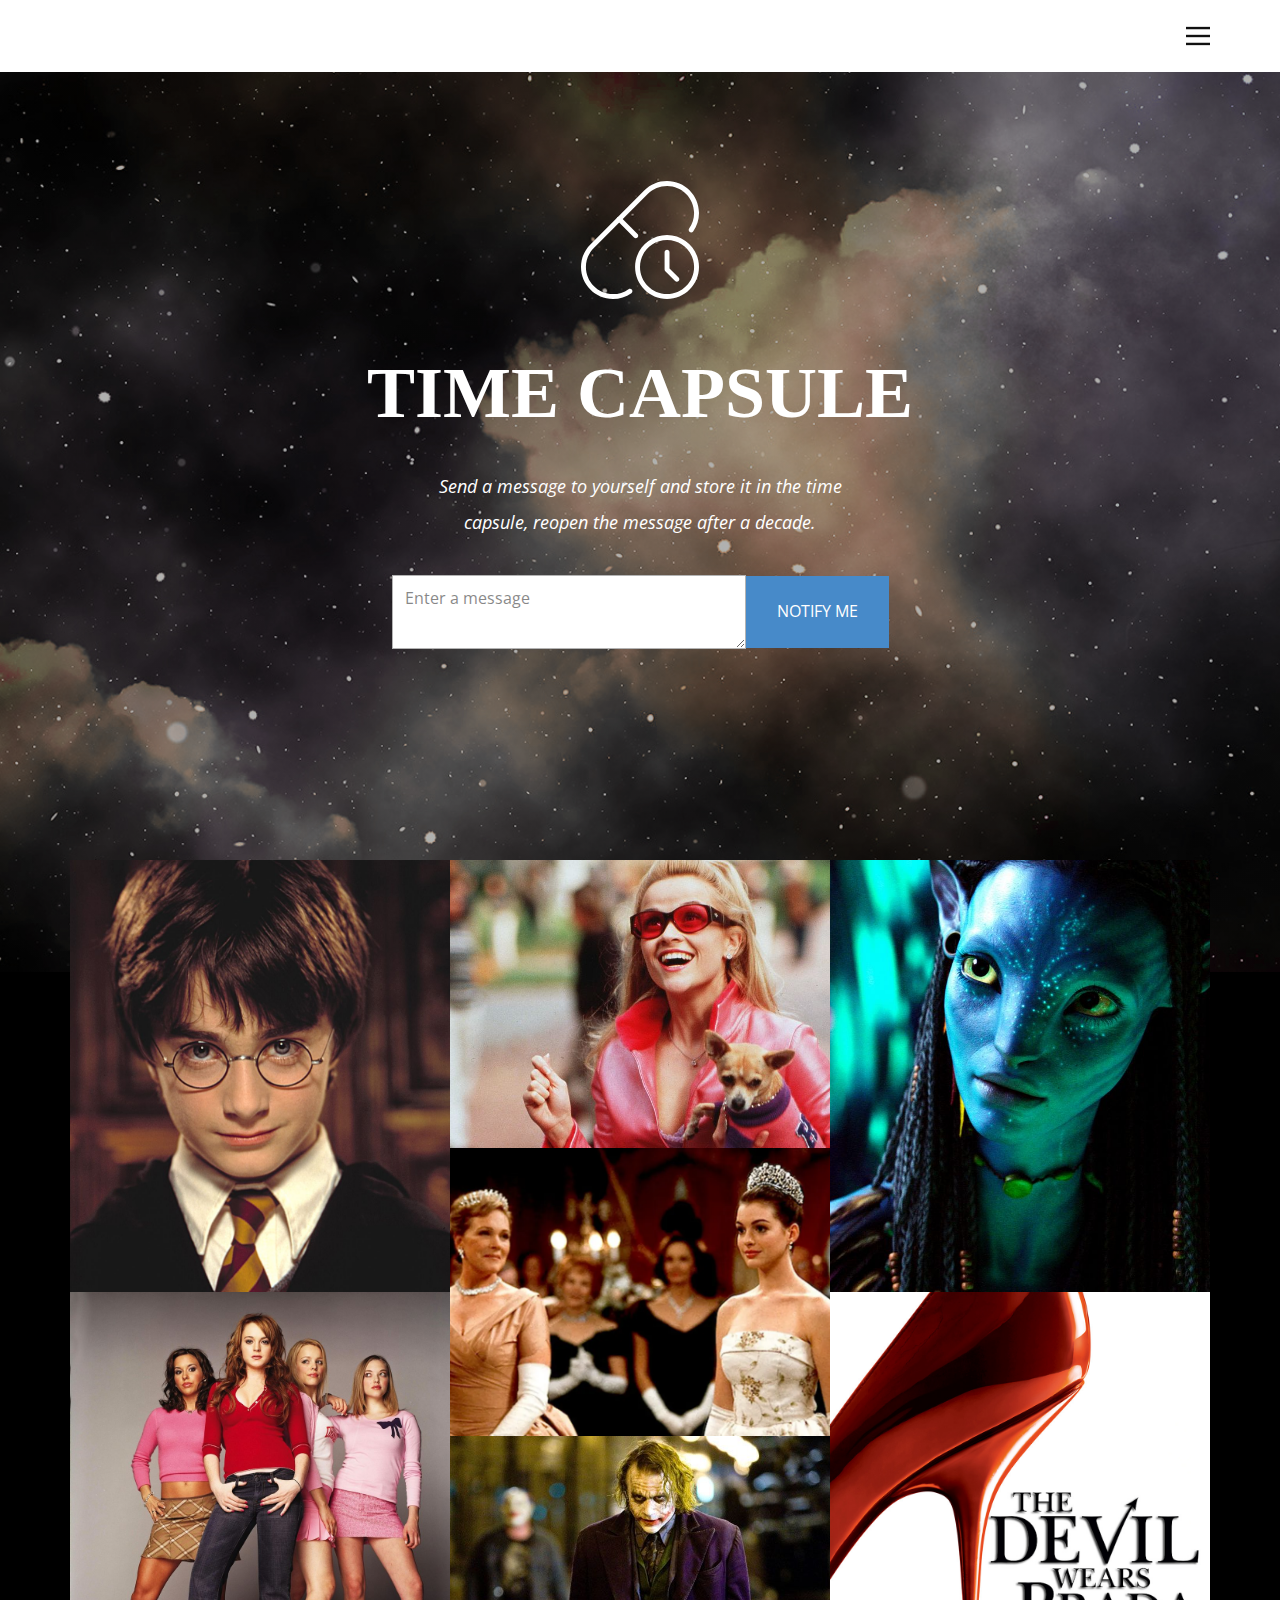
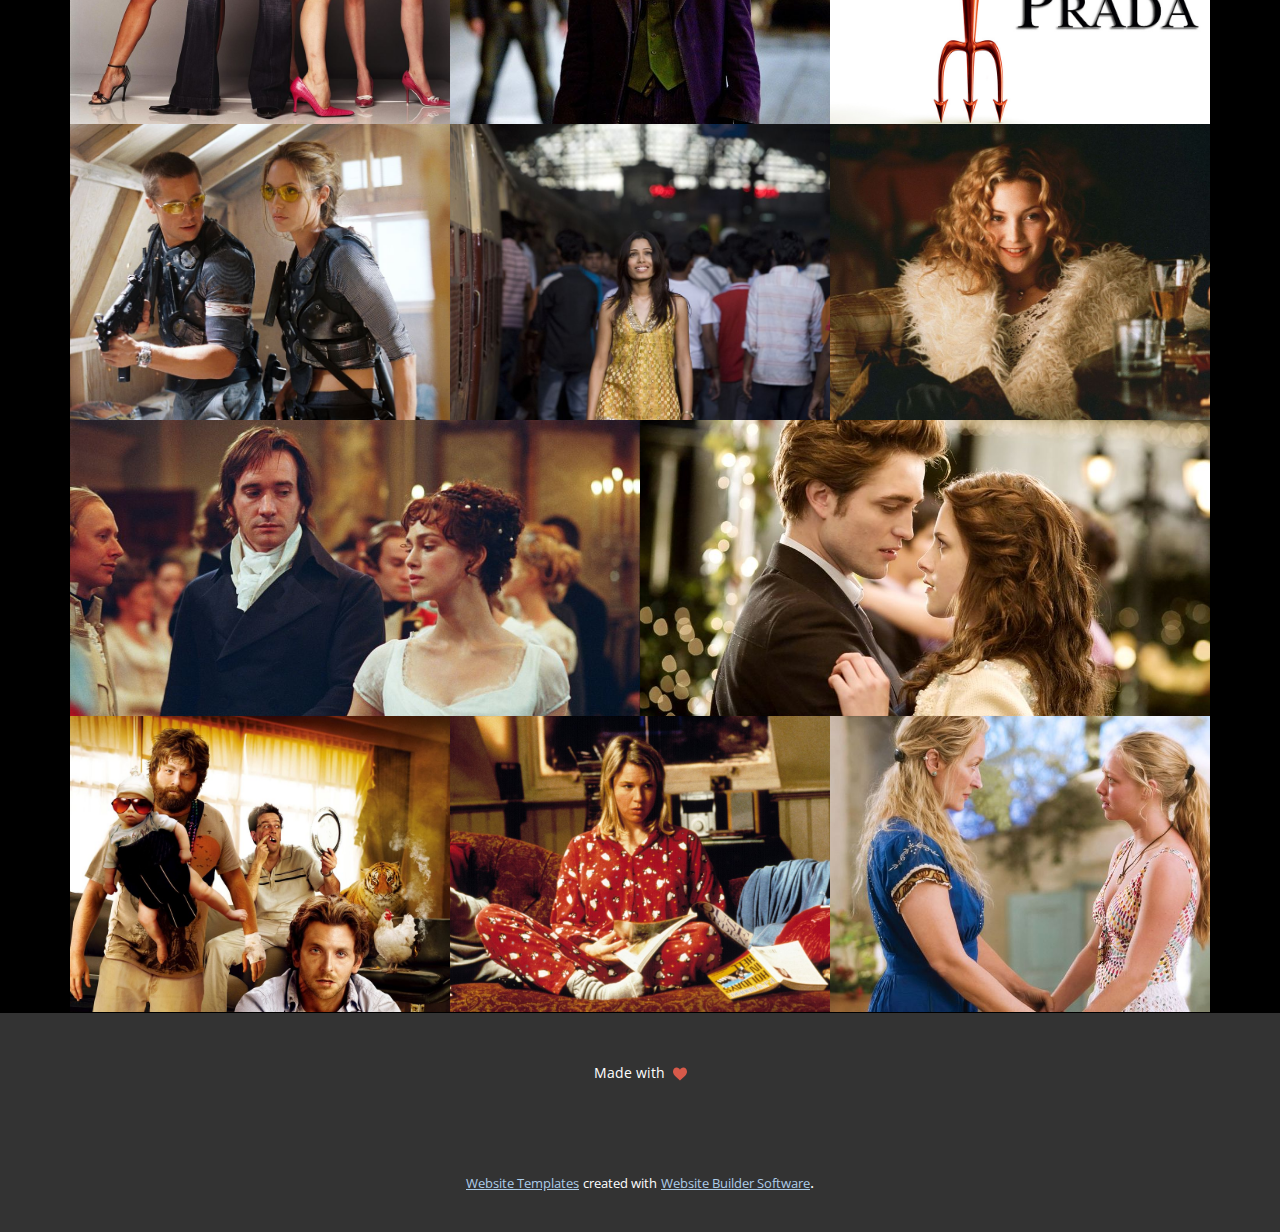
<file: index.html>
<!DOCTYPE html>
<html style="font-size: 16px;">
  <head>
    <meta name="viewport" content="width=device-width, initial-scale=1.0">
    <meta charset="utf-8">
    <meta name="keywords" content="time capsule">
    <meta name="description" content="">
    <meta name="page_type" content="np-template-header-footer-from-plugin">
    <title>Letter</title>
    <link rel="stylesheet" href="nicepage.css" media="screen">
<link rel="stylesheet" href="Letter.css" media="screen">
    <script class="u-script" type="text/javascript" src="jquery.js" defer=""></script>
    <script class="u-script" type="text/javascript" src="nicepage.js" defer=""></script>
    <meta name="generator" content="Nicepage 3.11.0, nicepage.com">
    <link id="u-theme-google-font" rel="stylesheet" href="https://fonts.googleapis.com/css?family=Roboto:100,100i,300,300i,400,400i,500,500i,700,700i,900,900i|Open+Sans:300,300i,400,400i,600,600i,700,700i,800,800i">
    
    
    
    
    <script type="application/ld+json">{
		"@context": "http://schema.org",
		"@type": "Organization",
		"name": "",
		"url": "index.html"
}</script>
    <meta property="og:title" content="Letter">
    <meta property="og:type" content="website">
    <meta name="theme-color" content="#478ac9">
    <link rel="canonical" href="index.html">
    <meta property="og:url" content="index.html">
  </head>
  <body data-home-page="Letter.html" data-home-page-title="Letter" class="u-body"><header class="u-clearfix u-header u-header" id="sec-3dd9"><div class="u-clearfix u-sheet u-sheet-1">
        <nav class="u-align-left u-menu u-menu-dropdown u-nav-spacing-25 u-offcanvas u-menu-1" data-responsive-from="XL">
          <div class="menu-collapse">
            <a class="u-button-style u-nav-link" href="#" style="font-size: calc(1em + 8px);">
              <svg class="u-svg-link" preserveAspectRatio="xMidYMin slice" viewBox="0 0 302 302" style=""><use xmlns:xlink="http://www.w3.org/1999/xlink" xlink:href="#svg-7b92"></use></svg>
              <svg xmlns="http://www.w3.org/2000/svg" xmlns:xlink="http://www.w3.org/1999/xlink" version="1.1" id="svg-7b92" x="0px" y="0px" viewBox="0 0 302 302" style="enable-background:new 0 0 302 302;" xml:space="preserve" class="u-svg-content"><g><rect y="36" width="302" height="30"></rect><rect y="236" width="302" height="30"></rect><rect y="136" width="302" height="30"></rect>
</g><g></g><g></g><g></g><g></g><g></g><g></g><g></g><g></g><g></g><g></g><g></g><g></g><g></g><g></g><g></g></svg>
            </a>
          </div>
          <div class="u-custom-menu u-nav-container">
            <ul class="u-nav u-unstyled u-nav-1"><li class="u-nav-item"><a class="u-button-style u-nav-link u-text-active-palette-1-base u-text-hover-palette-2-base" href="Home.html" style="padding: 10px 20px;">Home</a>
</li><li class="u-nav-item"><a class="u-button-style u-nav-link u-text-active-palette-1-base u-text-hover-palette-2-base" href="Page-1.html" style="padding: 10px 20px;">Page 1</a>
</li><li class="u-nav-item"><a class="u-button-style u-nav-link u-text-active-palette-1-base u-text-hover-palette-2-base" href="Page-2.html" style="padding: 10px 20px;">Page 2</a>
</li><li class="u-nav-item"><a class="u-button-style u-nav-link u-text-active-palette-1-base u-text-hover-palette-2-base" href="Page-2.html" style="padding: 10px 20px;">Page 2</a>
</li></ul>
          </div>
          <div class="u-custom-menu u-nav-container-collapse">
            <div class="u-align-center u-black u-container-style u-inner-container-layout u-opacity u-opacity-95 u-sidenav">
              <div class="u-sidenav-overflow">
                <div class="u-menu-close"></div>
                <ul class="u-align-center u-nav u-popupmenu-items u-unstyled u-nav-2"><li class="u-nav-item"><a class="u-button-style u-nav-link" href="Home.html">Home</a>
</li><li class="u-nav-item"><a class="u-button-style u-nav-link" href="Page-1.html">Page 1</a>
</li><li class="u-nav-item"><a class="u-button-style u-nav-link" href="Page-2.html">Page 2</a>
</li></ul>
              </div>
            </div>
            <div class="u-black u-menu-overlay u-opacity u-opacity-70"></div>
          </div>
        </nav>
      </div></header>
    <section class="u-align-center u-clearfix u-image u-shading u-section-1" id="carousel_a82e" data-image-width="1200" data-image-height="1200">
      <div class="u-clearfix u-sheet u-sheet-1"><span class="u-icon u-icon-circle u-icon-1"><svg class="u-svg-link" preserveAspectRatio="xMidYMin slice" viewBox="0 0 24 24" style=""><use xmlns:xlink="http://www.w3.org/1999/xlink" xlink:href="#svg-6fba"></use></svg><svg class="u-svg-content" viewBox="0 0 24 24" id="svg-6fba"><g><path d="m17.5 24c-3.584 0-6.5-2.916-6.5-6.5s2.916-6.5 6.5-6.5 6.5 2.916 6.5 6.5-2.916 6.5-6.5 6.5zm0-12c-3.032 0-5.5 2.467-5.5 5.5s2.468 5.5 5.5 5.5 5.5-2.467 5.5-5.5-2.468-5.5-5.5-5.5z"></path>
</g><g><path d="m19.5 20.5c-.128 0-.256-.049-.354-.146l-2-2c-.093-.094-.146-.221-.146-.354v-3.5c0-.276.224-.5.5-.5s.5.224.5.5v3.293l1.854 1.854c.195.195.195.512 0 .707-.098.097-.226.146-.354.146z"></path>
</g><g><path d="m6.5 24c-3.584 0-6.5-2.916-6.5-6.5 0-1.744.678-3.376 1.908-4.595l10.998-10.999c1.218-1.228 2.85-1.906 4.594-1.906 3.584 0 6.5 2.916 6.5 6.5 0 1.36-.412 2.657-1.192 3.75-.16.225-.474.276-.697.117-.226-.161-.277-.473-.117-.698.658-.922 1.006-2.019 1.006-3.169 0-3.033-2.468-5.5-5.5-5.5-1.476 0-2.855.572-3.885 1.612l-11.002 11.001c-1.041 1.032-1.613 2.412-1.613 3.887 0 3.033 2.468 5.5 5.5 5.5 1.152 0 2.248-.348 3.169-1.007.224-.161.537-.108.698.116.16.225.108.537-.116.698-1.093.78-2.39 1.193-3.751 1.193z"></path>
</g><g><path d="m11.14 11.64c-.128 0-.257-.049-.354-.147l-3.38-3.39c-.195-.196-.195-.512.001-.707.193-.194.512-.195.707.001l3.38 3.39c.194.196.194.512-.002.707-.096.097-.224.146-.352.146z"></path>
</g></svg></span>
        <h1 class="u-custom-font u-font-georgia u-text u-text-1">time capsule</h1>
        <p class="u-text u-text-2">Send a message to yourself and store it in the time capsule, reopen the message after a decade.</p>
        <div class="u-align-center u-form u-form-1">
          <form action="#" method="POST" class="u-clearfix u-form-horizontal u-form-spacing-0 u-inner-form" style="padding: 0px;" source="custom" name="form">
            <div class="u-form-group u-form-message">
              <label for="email-cd2c" class="u-form-control-hidden u-label">Email</label>
              <textarea placeholder="Enter a message" id="email-cd2c" name="message" class="u-border-1 u-border-grey-30 u-input u-input-rectangle u-white" required="required" rows="2"></textarea>
            </div>
            <div class="u-align-left u-form-group u-form-submit">
              <a href="#" class="u-active-palette-1-dark-1 u-border-1 u-border-active-palette-1-dark-1 u-border-hover-palette-1-dark-1 u-border-palette-1-base u-btn u-btn-submit u-button-style u-hover-palette-1-dark-1 u-palette-1-base u-btn-1">notify me</a>
              <input type="submit" value="submit" class="u-form-control-hidden">
            </div>
            <div class="u-form-send-message u-form-send-success"> Thank you! Your message has been sent. </div>
            <div class="u-form-send-error u-form-send-message"> Unable to send your message. Please fix errors then try again. </div>
            <input type="hidden" value="" name="recaptchaResponse">
          </form>
        </div>
      </div>
    </section>
    <section class="u-black u-clearfix u-section-2" id="sec-73a1">
      <div class="u-clearfix u-sheet u-sheet-1">
        <div class="u-clearfix u-expanded-width u-layout-wrap u-layout-wrap-1">
          <div class="u-layout">
            <div class="u-layout-row">
              <div class="u-size-20 u-size-30-md">
                <div class="u-layout-col">
                  <div class="u-align-left u-container-style u-image u-layout-cell u-left-cell u-size-30 u-image-1" data-image-width="980" data-image-height="1278">
                    <div class="u-container-layout"></div>
                  </div>
                  <div class="u-container-style u-image u-layout-cell u-left-cell u-size-30 u-image-2" data-image-width="980" data-image-height="1202">
                    <div class="u-container-layout u-container-layout-2"></div>
                  </div>
                </div>
              </div>
              <div class="u-size-20 u-size-30-md">
                <div class="u-layout-col">
                  <div class="u-container-style u-image u-layout-cell u-size-20 u-image-3" data-image-width="980" data-image-height="490">
                    <div class="u-container-layout"></div>
                  </div>
                  <div class="u-container-style u-image u-layout-cell u-size-20 u-image-4" data-image-width="1100" data-image-height="618">
                    <div class="u-container-layout"></div>
                  </div>
                  <div class="u-align-left u-container-style u-image u-layout-cell u-size-20 u-image-5" data-image-width="980" data-image-height="490">
                    <div class="u-container-layout"></div>
                  </div>
                </div>
              </div>
              <div class="u-size-20 u-size-60-md">
                <div class="u-layout-col">
                  <div class="u-align-left u-container-style u-image u-layout-cell u-right-cell u-size-30 u-image-6" data-image-width="980" data-image-height="745">
                    <div class="u-container-layout"></div>
                  </div>
                  <div class="u-container-style u-image u-layout-cell u-right-cell u-size-30 u-image-7" data-image-width="960" data-image-height="1440">
                    <div class="u-container-layout"></div>
                  </div>
                </div>
              </div>
            </div>
          </div>
        </div>
      </div>
    </section>
    <section class="u-black u-clearfix u-section-3" id="sec-de52">
      <div class="u-clearfix u-sheet u-sheet-1">
        <div class="u-clearfix u-expanded-width u-layout-wrap">
          <div class="u-gutter-0 u-layout">
            <div class="u-layout-col">
              <div class="u-size-20">
                <div class="u-layout-row">
                  <div class="u-container-style u-image u-layout-cell u-left-cell u-size-20 u-size-30-md u-image-1" data-image-width="980" data-image-height="649">
                    <div class="u-container-layout"></div>
                  </div>
                  <div class="u-container-style u-image u-layout-cell u-size-20 u-size-30-md u-image-2" data-image-width="980" data-image-height="653">
                    <div class="u-container-layout"></div>
                  </div>
                  <div class="u-container-style u-image u-layout-cell u-right-cell u-size-20 u-size-60-md u-image-3" data-image-width="980" data-image-height="653">
                    <div class="u-container-layout"></div>
                  </div>
                </div>
              </div>
              <div class="u-size-20">
                <div class="u-layout-row">
                  <div class="u-container-style u-image u-layout-cell u-left-cell u-size-30 u-image-4" data-image-width="980" data-image-height="634">
                    <div class="u-container-layout">
                      <div class="u-expanded-width u-opacity u-opacity-60 u-shape u-shape-rectangle u-shape-1"></div>
                    </div>
                  </div>
                  <div class="u-container-style u-image u-layout-cell u-right-cell u-size-30 u-image-5" data-image-width="980" data-image-height="653">
                    <div class="u-container-layout"></div>
                  </div>
                </div>
              </div>
              <div class="u-size-20">
                <div class="u-layout-row">
                  <div class="u-align-left u-container-style u-image u-layout-cell u-left-cell u-size-20 u-size-30-md u-image-6" data-image-width="980" data-image-height="1384">
                    <div class="u-container-layout"></div>
                  </div>
                  <div class="u-container-style u-image u-layout-cell u-size-20 u-size-30-md u-image-7" data-image-width="2499" data-image-height="1641">
                    <div class="u-container-layout"></div>
                  </div>
                  <div class="u-container-style u-image u-layout-cell u-right-cell u-size-20 u-size-60-md u-image-8" data-image-width="980" data-image-height="490">
                    <div class="u-container-layout"></div>
                  </div>
                </div>
              </div>
            </div>
          </div>
        </div>
      </div>
    </section>
    
    
    <footer class="u-align-center u-clearfix u-footer u-grey-80 u-footer" id="sec-babc"><div class="u-clearfix u-sheet u-sheet-1">
        <p class="u-small-text u-text u-text-variant u-text-1">Made with&nbsp;&nbsp;<span class="u-icon u-icon-1"><svg class="u-svg-content" viewBox="0 0 50 50" x="0px" y="0px" style="width: 1em; height: 1em;"><path style="fill:currentColor;" d="M24.85,10.126c2.018-4.783,6.628-8.125,11.99-8.125c7.223,0,12.425,6.179,13.079,13.543
	c0,0,0.353,1.828-0.424,5.119c-1.058,4.482-3.545,8.464-6.898,11.503L24.85,48L7.402,32.165c-3.353-3.038-5.84-7.021-6.898-11.503
	c-0.777-3.291-0.424-5.119-0.424-5.119C0.734,8.179,5.936,2,13.159,2C18.522,2,22.832,5.343,24.85,10.126z"></path></svg><img></span>
        </p>
      </div></footer>
    <section class="u-backlink u-clearfix u-grey-80">
      <a class="u-link" href="https://nicepage.com/website-templates" target="_blank">
        <span>Website Templates</span>
      </a>
      <p class="u-text">
        <span>created with</span>
      </p>
      <a class="u-link" href="https://nicepage.com/" target="_blank">
        <span>Website Builder Software</span>
      </a>. 
    </section>
  </body>
</html>
</file>
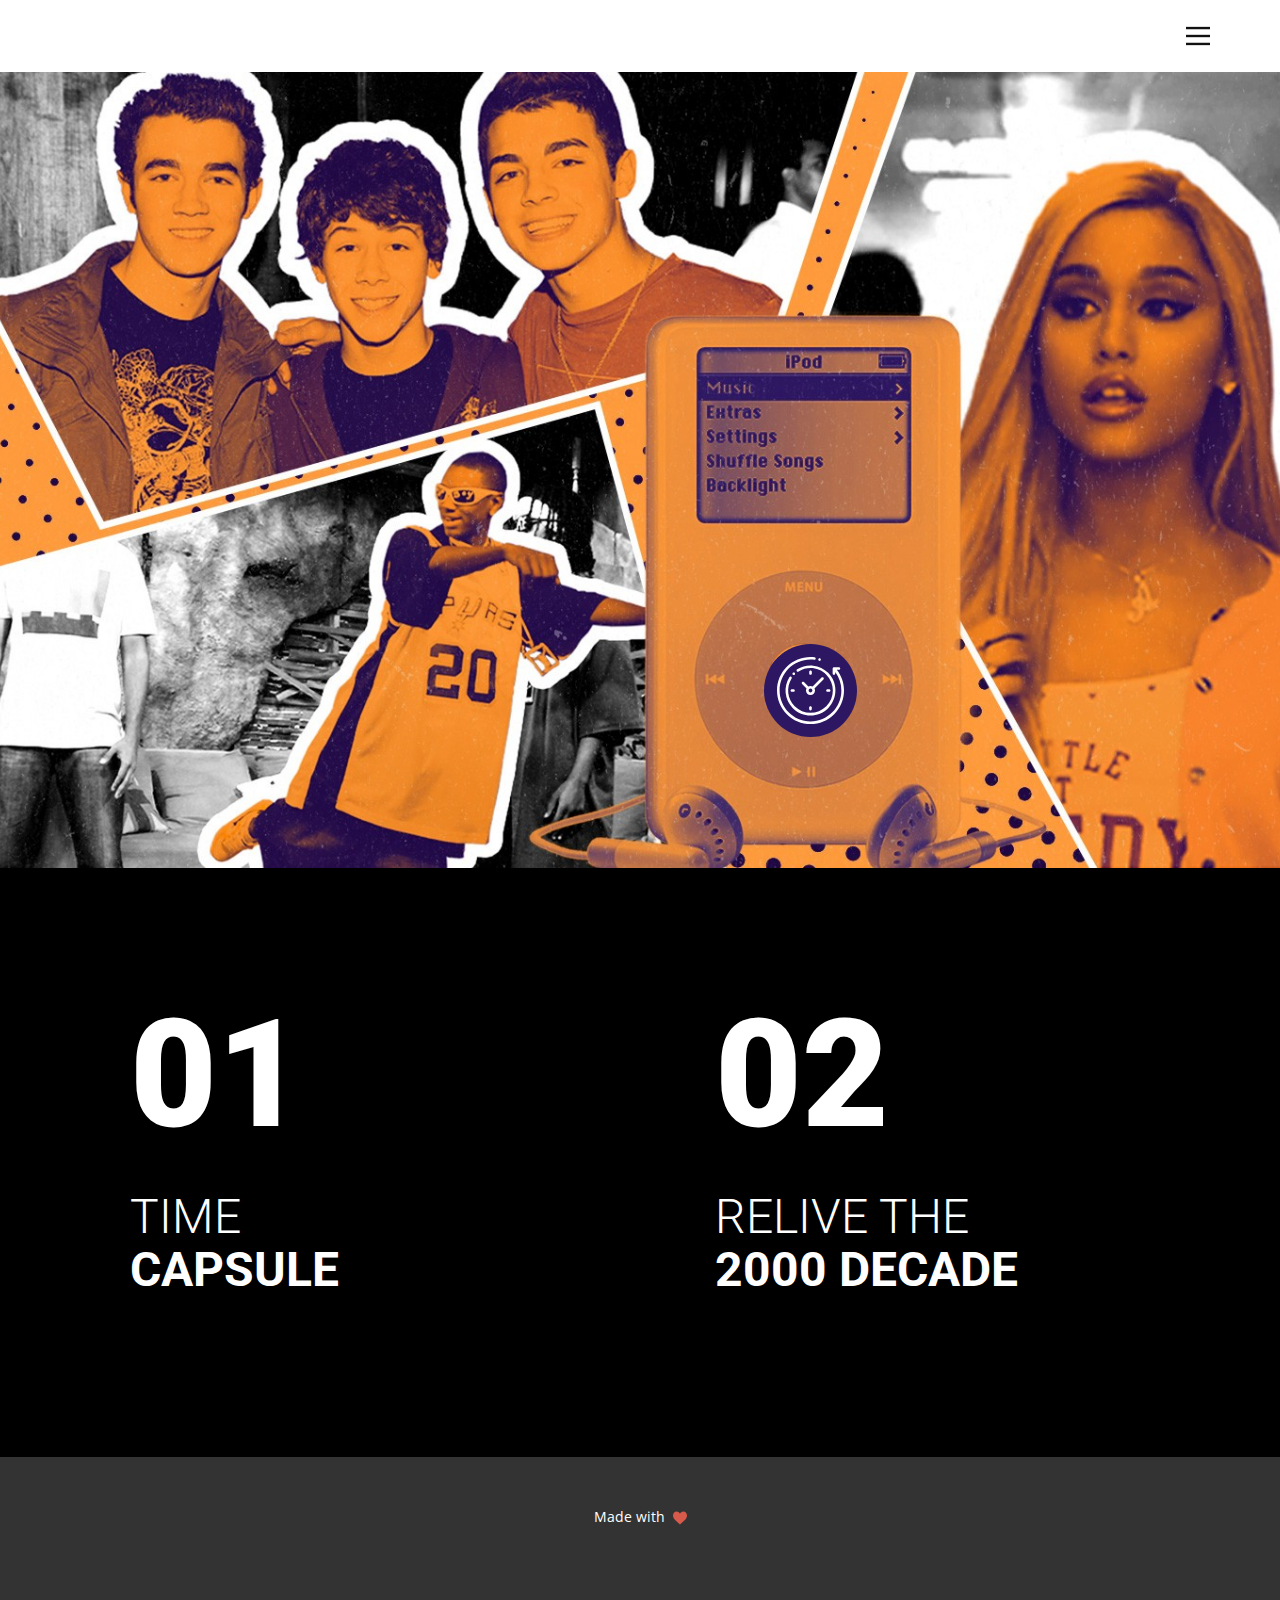
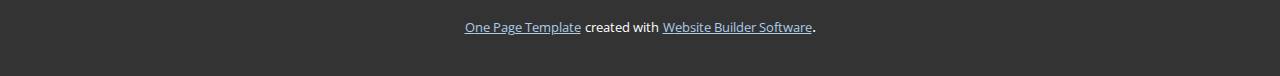
<file: Home.html>
<!DOCTYPE html>
<html style="font-size: 16px;">
  <head>
    <meta name="viewport" content="width=device-width, initial-scale=1.0">
    <meta charset="utf-8">
    <meta name="keywords" content="Black, FRiday, 70%, off all, 01, Awesome Interiors, 02, Fresh and Creative, INSPIRED DESIGN.&nbsp;UNPARALLELED EXPERIENCE.EXEMPLARY SERVICE., Follow Us!, Sale50%, man outlet, Or just reach us right here, Let's get social!">
    <meta name="description" content="">
    <meta name="page_type" content="np-template-header-footer-from-plugin">
    <title>Home</title>
    <link rel="stylesheet" href="nicepage.css" media="screen">
<link rel="stylesheet" href="Home.css" media="screen">
    <script class="u-script" type="text/javascript" src="jquery.js" defer=""></script>
    <script class="u-script" type="text/javascript" src="nicepage.js" defer=""></script>
    <meta name="generator" content="Nicepage 3.11.0, nicepage.com">
    <link id="u-theme-google-font" rel="stylesheet" href="https://fonts.googleapis.com/css?family=Roboto:100,100i,300,300i,400,400i,500,500i,700,700i,900,900i|Open+Sans:300,300i,400,400i,600,600i,700,700i,800,800i">
    
    
    
    <script type="application/ld+json">{
		"@context": "http://schema.org",
		"@type": "Organization",
		"name": "",
		"url": "index.html"
}</script>
    <meta property="og:title" content="Home">
    <meta property="og:type" content="website">
    <meta name="theme-color" content="#478ac9">
    <link rel="canonical" href="index.html">
    <meta property="og:url" content="index.html">
  </head>
  <body class="u-body"><header class="u-clearfix u-header u-header" id="sec-3dd9"><div class="u-clearfix u-sheet u-sheet-1">
        <nav class="u-align-left u-menu u-menu-dropdown u-nav-spacing-25 u-offcanvas u-menu-1" data-responsive-from="XL">
          <div class="menu-collapse">
            <a class="u-button-style u-nav-link" href="#" style="font-size: calc(1em + 8px);">
              <svg class="u-svg-link" preserveAspectRatio="xMidYMin slice" viewBox="0 0 302 302" style=""><use xmlns:xlink="http://www.w3.org/1999/xlink" xlink:href="#svg-7b92"></use></svg>
              <svg xmlns="http://www.w3.org/2000/svg" xmlns:xlink="http://www.w3.org/1999/xlink" version="1.1" id="svg-7b92" x="0px" y="0px" viewBox="0 0 302 302" style="enable-background:new 0 0 302 302;" xml:space="preserve" class="u-svg-content"><g><rect y="36" width="302" height="30"></rect><rect y="236" width="302" height="30"></rect><rect y="136" width="302" height="30"></rect>
</g><g></g><g></g><g></g><g></g><g></g><g></g><g></g><g></g><g></g><g></g><g></g><g></g><g></g><g></g><g></g></svg>
            </a>
          </div>
          <div class="u-custom-menu u-nav-container">
            <ul class="u-nav u-unstyled u-nav-1"><li class="u-nav-item"><a class="u-button-style u-nav-link u-text-active-palette-1-base u-text-hover-palette-2-base" href="Home.html" style="padding: 10px 20px;">Home</a>
</li><li class="u-nav-item"><a class="u-button-style u-nav-link u-text-active-palette-1-base u-text-hover-palette-2-base" href="Page-1.html" style="padding: 10px 20px;">Page 1</a>
</li><li class="u-nav-item"><a class="u-button-style u-nav-link u-text-active-palette-1-base u-text-hover-palette-2-base" href="Page-2.html" style="padding: 10px 20px;">Page 2</a>
</li><li class="u-nav-item"><a class="u-button-style u-nav-link u-text-active-palette-1-base u-text-hover-palette-2-base" href="Page-2.html" style="padding: 10px 20px;">Page 2</a>
</li></ul>
          </div>
          <div class="u-custom-menu u-nav-container-collapse">
            <div class="u-align-center u-black u-container-style u-inner-container-layout u-opacity u-opacity-95 u-sidenav">
              <div class="u-sidenav-overflow">
                <div class="u-menu-close"></div>
                <ul class="u-align-center u-nav u-popupmenu-items u-unstyled u-nav-2"><li class="u-nav-item"><a class="u-button-style u-nav-link" href="Home.html">Home</a>
</li><li class="u-nav-item"><a class="u-button-style u-nav-link" href="Page-1.html">Page 1</a>
</li><li class="u-nav-item"><a class="u-button-style u-nav-link" href="Page-2.html">Page 2</a>
</li></ul>
              </div>
            </div>
            <div class="u-black u-menu-overlay u-opacity u-opacity-70"></div>
          </div>
        </nav>
      </div></header>
    <section class="u-align-left u-clearfix u-image u-valign-middle-md u-valign-middle-xs u-section-1" id="carousel_4063" data-image-width="1500" data-image-height="845">
      <div class="u-clearfix u-sheet u-valign-middle-md u-valign-middle-sm u-valign-middle-xs u-sheet-1"><span class="u-custom-color-1 u-icon u-icon-circle u-spacing-13 u-icon-1" data-href="Letter.html" data-page-id="44869763" data-target="_blank"><svg class="u-svg-link" preserveAspectRatio="xMidYMin slice" viewBox="0 0 512.336 512.336" style=""><use xmlns:xlink="http://www.w3.org/1999/xlink" xlink:href="#svg-ae6f"></use></svg><svg class="u-svg-content" viewBox="0 0 512.336 512.336" x="0px" y="0px" id="svg-ae6f" style="enable-background:new 0 0 512.336 512.336;"><g id="XMLID_1031_"><g id="XMLID_971_"><g id="XMLID_977_"><path id="XMLID_1030_" d="M457.671,98.001h15.83c5.522,0,10-4.478,10-10s-4.478-10-10-10h-38c-5.522,0-10,4.478-10,10v38     c0,5.522,4.478,10,10,10s10-4.478,10-10v-11.003c30.342,40.621,46.835,89.908,46.835,141.17     c0,130.224-105.944,236.168-236.168,236.168S20,386.392,20,256.168S125.944,20,256.168,20c9.631,0,19.324,0.585,28.812,1.738     c5.475,0.662,10.468-3.237,11.134-8.72c0.667-5.482-3.237-10.468-8.72-11.134C277.108,0.634,266.603,0,256.168,0     C187.743,0,123.413,26.646,75.03,75.03C26.646,123.413,0,187.743,0,256.168s26.646,132.755,75.03,181.138     c48.383,48.384,112.713,75.03,181.138,75.03s132.755-26.646,181.138-75.03c48.384-48.383,75.03-112.713,75.03-181.138     C512.336,198.427,493.046,142.995,457.671,98.001z"></path><path id="XMLID_1029_" d="M108.472,151.013c-4.667-2.954-10.844-1.564-13.799,3.1c-22.829,36.056-32.935,79.418-28.456,122.099     c4.545,43.314,24.04,84.16,54.894,115.015c37.235,37.235,86.146,55.853,135.058,55.853s97.822-18.617,135.058-55.853     c74.471-74.471,74.471-195.645,0-270.115c-30.807-30.806-71.586-50.294-114.828-54.874     c-42.602-4.515-85.917,5.512-121.958,28.229c-4.673,2.945-6.072,9.12-3.128,13.792c2.945,4.673,9.12,6.072,13.792,3.128     c67.938-42.82,155.105-33.007,211.979,23.867c66.673,66.673,66.673,175.157,0,241.83c-66.672,66.674-175.158,66.674-241.83,0     c-56.088-56.088-66.048-145.361-23.682-212.271C114.525,160.146,113.138,153.968,108.472,151.013z"></path><path id="XMLID_1028_" d="M386.169,266.33h12.332c5.522,0,10-4.478,10-10s-4.478-10-10-10h-12.332c-5.522,0-10,4.478-10,10     S380.646,266.33,386.169,266.33z"></path><path id="XMLID_1004_" d="M103.835,256.006c0,5.522,4.478,10,10,10h12.332c5.522,0,10-4.478,10-10s-4.478-10-10-10h-12.332     C108.313,246.006,103.835,250.483,103.835,256.006z"></path><path id="XMLID_1001_" d="M266.33,126.167v-12.332c0-5.522-4.478-10-10-10s-10,4.478-10,10v12.332c0,5.522,4.478,10,10,10     S266.33,131.689,266.33,126.167z"></path><path id="XMLID_1415_" d="M246.006,386.169v12.332c0,5.522,4.478,10,10,10s10-4.478,10-10v-12.332c0-5.522-4.478-10-10-10     S246.006,380.646,246.006,386.169z"></path><path id="XMLID_996_" d="M206.044,191.901c-3.906-3.904-10.236-3.904-14.143,0c-3.905,3.905-3.905,10.237,0,14.143l33.891,33.891     c-2.597,4.84-4.074,10.367-4.074,16.233c0,18.996,15.454,34.45,34.45,34.45s34.45-15.454,34.45-34.45     c0-5.866-1.478-11.393-4.074-16.233l68.383-68.383c3.905-3.905,3.905-10.237,0-14.143c-3.906-3.904-10.236-3.904-14.143,0     l-68.383,68.383c-4.84-2.597-10.367-4.074-16.233-4.074s-11.393,1.478-16.233,4.074L206.044,191.901z M270.618,256.168     c0,7.968-6.482,14.45-14.45,14.45s-14.45-6.482-14.45-14.45s6.482-14.45,14.45-14.45S270.618,248.2,270.618,256.168z"></path><path id="XMLID_980_" d="M135.248,135.248c1.87-1.86,2.939-4.44,2.939-7.07s-1.069-5.2-2.939-7.07     c-1.86-1.859-4.431-2.93-7.07-2.93c-2.63,0-5.21,1.07-7.07,2.93c-1.859,1.86-2.93,4.44-2.93,7.07c0,2.64,1.07,5.21,2.93,7.07     c1.86,1.859,4.44,2.93,7.07,2.93C130.817,138.178,133.388,137.107,135.248,135.248z"></path><path id="XMLID_979_" d="M325.438,29.878c2.641,0,5.221-1.061,7.08-2.93c1.86-1.86,2.931-4.431,2.931-7.07     c0-2.63-1.07-5.21-2.931-7.07c-1.859-1.859-4.439-2.93-7.08-2.93c-2.63,0-5.21,1.07-7.069,2.93c-1.86,1.86-2.931,4.44-2.931,7.07     c0,2.64,1.07,5.21,2.931,7.07C320.228,28.817,322.808,29.878,325.438,29.878z"></path>
</g>
</g>
</g></svg></span>
      </div>
    </section>
    <section class="u-align-center u-black u-clearfix u-section-2" id="carousel_c7f6">
      <div class="u-clearfix u-sheet u-valign-middle u-sheet-1">
        <div class="u-clearfix u-expanded-width u-gutter-30 u-layout-wrap u-layout-wrap-1">
          <div class="u-gutter-0 u-layout">
            <div class="u-layout-row">
              <div class="u-align-center-sm u-align-center-xs u-align-left-lg u-align-left-md u-align-left-xl u-container-style u-layout-cell u-left-cell u-size-30 u-layout-cell-1">
                <div class="u-container-layout u-container-layout-1">
                  <h1 class="u-text u-text-1">01</h1>
                  <h2 class="u-text u-text-2">time<br><b>capsule</b>
                  </h2>
                </div>
              </div>
              <div class="u-align-center-sm u-align-center-xs u-align-left-lg u-align-left-md u-align-left-xl u-container-style u-layout-cell u-right-cell u-size-30 u-layout-cell-2">
                <div class="u-container-layout u-container-layout-2">
                  <h1 class="u-text u-text-3">02</h1>
                  <h2 class="u-text u-text-4">Relive the<br><b>2000 decade</b>
                  </h2>
                </div>
              </div>
            </div>
          </div>
        </div>
      </div>
    </section>
    
    
    <footer class="u-align-center u-clearfix u-footer u-grey-80 u-footer" id="sec-babc"><div class="u-clearfix u-sheet u-sheet-1">
        <p class="u-small-text u-text u-text-variant u-text-1">Made with&nbsp;&nbsp;<span class="u-icon u-icon-1"><svg class="u-svg-content" viewBox="0 0 50 50" x="0px" y="0px" style="width: 1em; height: 1em;"><path style="fill:currentColor;" d="M24.85,10.126c2.018-4.783,6.628-8.125,11.99-8.125c7.223,0,12.425,6.179,13.079,13.543
	c0,0,0.353,1.828-0.424,5.119c-1.058,4.482-3.545,8.464-6.898,11.503L24.85,48L7.402,32.165c-3.353-3.038-5.84-7.021-6.898-11.503
	c-0.777-3.291-0.424-5.119-0.424-5.119C0.734,8.179,5.936,2,13.159,2C18.522,2,22.832,5.343,24.85,10.126z"></path></svg><img></span>
        </p>
      </div></footer>
    <section class="u-backlink u-clearfix u-grey-80">
      <a class="u-link" href="https://nicepage.com/one-page-template" target="_blank">
        <span>One Page Template</span>
      </a>
      <p class="u-text">
        <span>created with</span>
      </p>
      <a class="u-link" href="https://nicepage.com/" target="_blank">
        <span>Website Builder Software</span>
      </a>. 
    </section>
  </body>
</html>
</file>
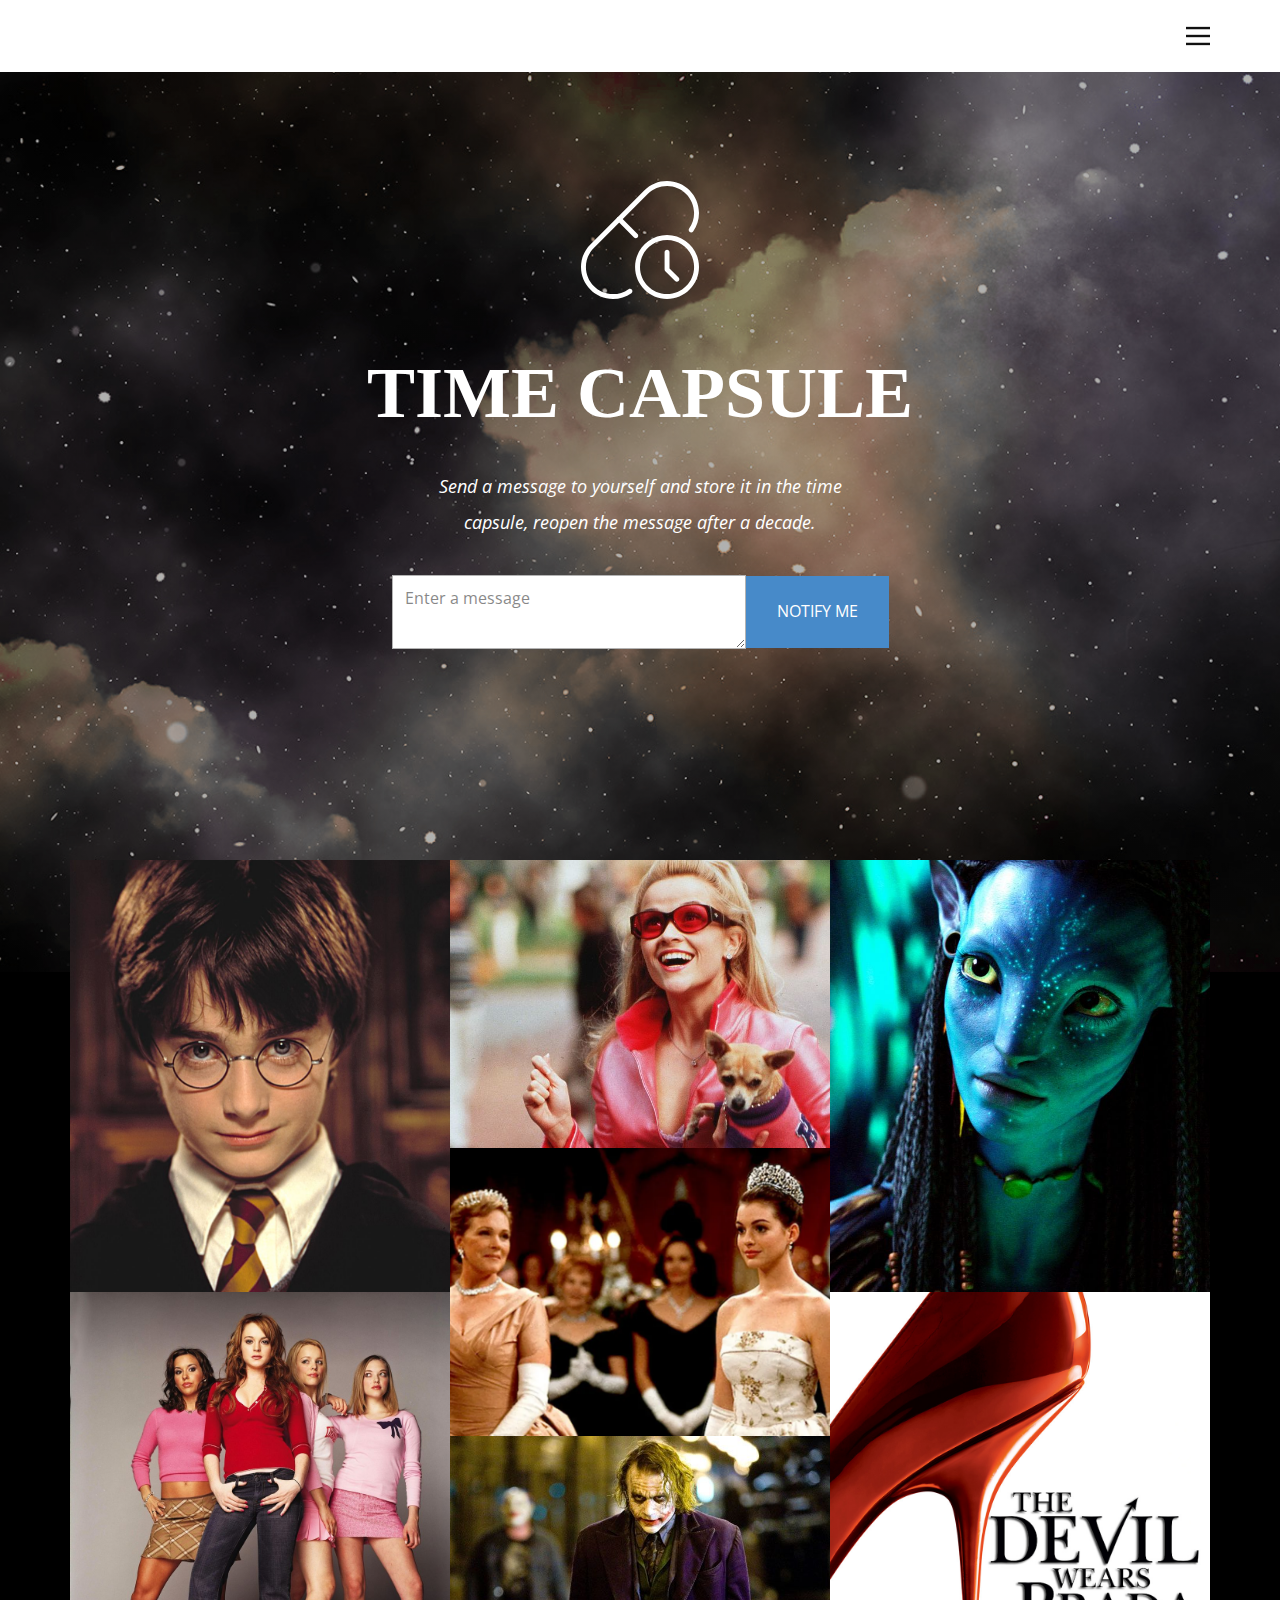
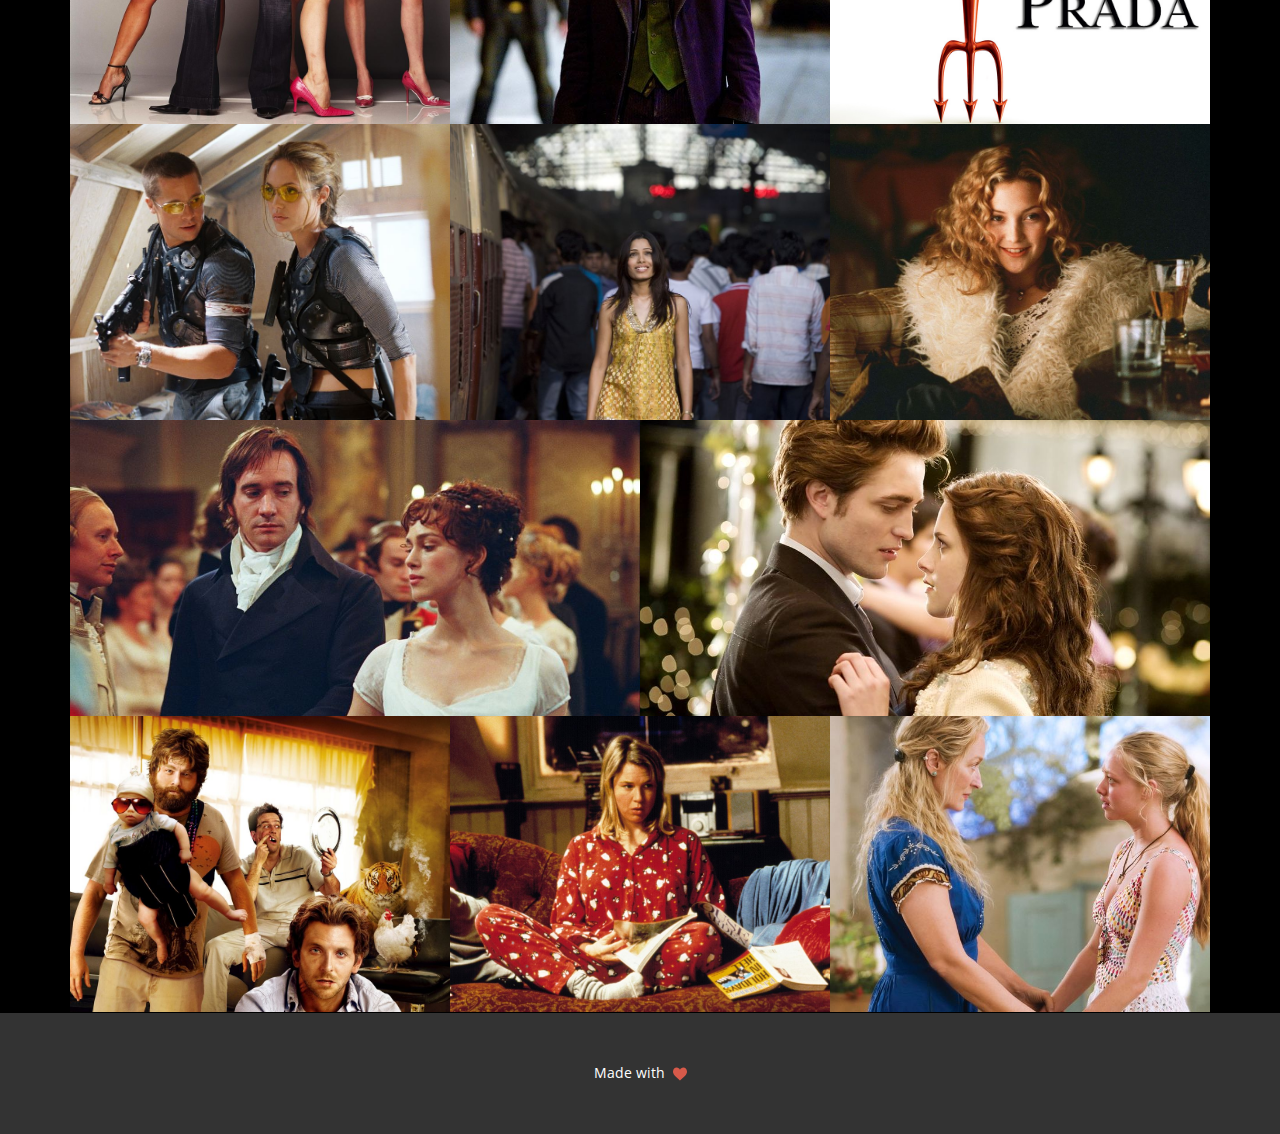
<file: Letter.html>
<!DOCTYPE html>
<html style="font-size: 16px;">
  <head>
    <meta name="viewport" content="width=device-width, initial-scale=1.0">
    <meta charset="utf-8">
    <meta name="keywords" content="time capsule">
    <meta name="description" content="">
    <meta name="page_type" content="np-template-header-footer-from-plugin">
    <title>Letter</title>
    <link rel="stylesheet" href="nicepage.css" media="screen">
<link rel="stylesheet" href="Letter.css" media="screen">
    <script class="u-script" type="text/javascript" src="jquery.js" defer=""></script>
    <script class="u-script" type="text/javascript" src="nicepage.js" defer=""></script>
    <meta name="generator" content="Nicepage 3.11.0, nicepage.com">
    <link id="u-theme-google-font" rel="stylesheet" href="https://fonts.googleapis.com/css?family=Roboto:100,100i,300,300i,400,400i,500,500i,700,700i,900,900i|Open+Sans:300,300i,400,400i,600,600i,700,700i,800,800i">
    
    
    
    
    <script type="application/ld+json">{
		"@context": "http://schema.org",
		"@type": "Organization",
		"name": "",
		"url": "index.html"
}</script>
    <meta property="og:title" content="Letter">
    <meta property="og:type" content="website">
    <meta name="theme-color" content="#478ac9">
    <link rel="canonical" href="index.html">
    <meta property="og:url" content="index.html">
  </head>
  <body class="u-body"><header class="u-clearfix u-header u-header" id="sec-3dd9"><div class="u-clearfix u-sheet u-sheet-1">
        <nav class="u-align-left u-menu u-menu-dropdown u-nav-spacing-25 u-offcanvas u-menu-1" data-responsive-from="XL">
          <div class="menu-collapse">
            <a class="u-button-style u-nav-link" href="#" style="font-size: calc(1em + 8px);">
              <svg class="u-svg-link" preserveAspectRatio="xMidYMin slice" viewBox="0 0 302 302" style=""><use xmlns:xlink="http://www.w3.org/1999/xlink" xlink:href="#svg-7b92"></use></svg>
              <svg xmlns="http://www.w3.org/2000/svg" xmlns:xlink="http://www.w3.org/1999/xlink" version="1.1" id="svg-7b92" x="0px" y="0px" viewBox="0 0 302 302" style="enable-background:new 0 0 302 302;" xml:space="preserve" class="u-svg-content"><g><rect y="36" width="302" height="30"></rect><rect y="236" width="302" height="30"></rect><rect y="136" width="302" height="30"></rect>
</g><g></g><g></g><g></g><g></g><g></g><g></g><g></g><g></g><g></g><g></g><g></g><g></g><g></g><g></g><g></g></svg>
            </a>
          </div>
          <div class="u-custom-menu u-nav-container">
            <ul class="u-nav u-unstyled u-nav-1"><li class="u-nav-item"><a class="u-button-style u-nav-link u-text-active-palette-1-base u-text-hover-palette-2-base" href="Home.html" style="padding: 10px 20px;">Home</a>
</li><li class="u-nav-item"><a class="u-button-style u-nav-link u-text-active-palette-1-base u-text-hover-palette-2-base" href="Page-1.html" style="padding: 10px 20px;">Page 1</a>
</li><li class="u-nav-item"><a class="u-button-style u-nav-link u-text-active-palette-1-base u-text-hover-palette-2-base" href="Page-2.html" style="padding: 10px 20px;">Page 2</a>
</li><li class="u-nav-item"><a class="u-button-style u-nav-link u-text-active-palette-1-base u-text-hover-palette-2-base" href="Page-2.html" style="padding: 10px 20px;">Page 2</a>
</li></ul>
          </div>
          <div class="u-custom-menu u-nav-container-collapse">
            <div class="u-align-center u-black u-container-style u-inner-container-layout u-opacity u-opacity-95 u-sidenav">
              <div class="u-sidenav-overflow">
                <div class="u-menu-close"></div>
                <ul class="u-align-center u-nav u-popupmenu-items u-unstyled u-nav-2"><li class="u-nav-item"><a class="u-button-style u-nav-link" href="Home.html">Home</a>
</li><li class="u-nav-item"><a class="u-button-style u-nav-link" href="Page-1.html">Page 1</a>
</li><li class="u-nav-item"><a class="u-button-style u-nav-link" href="Page-2.html">Page 2</a>
</li></ul>
              </div>
            </div>
            <div class="u-black u-menu-overlay u-opacity u-opacity-70"></div>
          </div>
        </nav>
      </div></header>
    <section class="u-align-center u-clearfix u-image u-shading u-section-1" id="carousel_a82e" data-image-width="1200" data-image-height="1200">
      <div class="u-clearfix u-sheet u-sheet-1"><span class="u-icon u-icon-circle u-icon-1"><svg class="u-svg-link" preserveAspectRatio="xMidYMin slice" viewBox="0 0 24 24" style=""><use xmlns:xlink="http://www.w3.org/1999/xlink" xlink:href="#svg-6fba"></use></svg><svg class="u-svg-content" viewBox="0 0 24 24" id="svg-6fba"><g><path d="m17.5 24c-3.584 0-6.5-2.916-6.5-6.5s2.916-6.5 6.5-6.5 6.5 2.916 6.5 6.5-2.916 6.5-6.5 6.5zm0-12c-3.032 0-5.5 2.467-5.5 5.5s2.468 5.5 5.5 5.5 5.5-2.467 5.5-5.5-2.468-5.5-5.5-5.5z"></path>
</g><g><path d="m19.5 20.5c-.128 0-.256-.049-.354-.146l-2-2c-.093-.094-.146-.221-.146-.354v-3.5c0-.276.224-.5.5-.5s.5.224.5.5v3.293l1.854 1.854c.195.195.195.512 0 .707-.098.097-.226.146-.354.146z"></path>
</g><g><path d="m6.5 24c-3.584 0-6.5-2.916-6.5-6.5 0-1.744.678-3.376 1.908-4.595l10.998-10.999c1.218-1.228 2.85-1.906 4.594-1.906 3.584 0 6.5 2.916 6.5 6.5 0 1.36-.412 2.657-1.192 3.75-.16.225-.474.276-.697.117-.226-.161-.277-.473-.117-.698.658-.922 1.006-2.019 1.006-3.169 0-3.033-2.468-5.5-5.5-5.5-1.476 0-2.855.572-3.885 1.612l-11.002 11.001c-1.041 1.032-1.613 2.412-1.613 3.887 0 3.033 2.468 5.5 5.5 5.5 1.152 0 2.248-.348 3.169-1.007.224-.161.537-.108.698.116.16.225.108.537-.116.698-1.093.78-2.39 1.193-3.751 1.193z"></path>
</g><g><path d="m11.14 11.64c-.128 0-.257-.049-.354-.147l-3.38-3.39c-.195-.196-.195-.512.001-.707.193-.194.512-.195.707.001l3.38 3.39c.194.196.194.512-.002.707-.096.097-.224.146-.352.146z"></path>
</g></svg></span>
        <h1 class="u-custom-font u-font-georgia u-text u-text-1">time capsule</h1>
        <p class="u-text u-text-2">Send a message to yourself and store it in the time capsule, reopen the message after a decade.</p>
        <div class="u-align-center u-form u-form-1">
          <form action="#" method="POST" class="u-clearfix u-form-horizontal u-form-spacing-0 u-inner-form" style="padding: 0px;" source="custom" name="form" onsubmit="setTimeout('show()', 2000)">
            <div class="u-form-group u-form-message">
              <label for="email-cd2c" class="u-form-control-hidden u-label">Email</label>
              <textarea placeholder="Enter a message" id="email-cd2c" name="message" class="u-border-1 u-border-grey-30 u-input u-input-rectangle u-white" required="required" rows="2"></textarea>
            </div>
            <div class="u-align-left u-form-group u-form-submit">
              <a href="#" class="u-active-palette-1-dark-1 u-border-1 u-border-active-palette-1-dark-1 u-border-hover-palette-1-dark-1 u-border-palette-1-base u-btn u-btn-submit u-button-style u-hover-palette-1-dark-1 u-palette-1-base u-btn-1">notify me</a>
              <input type="submit" value="submit" class="u-form-control-hidden">
            </div>
            <script>
              function show(){
              function decodeMorse(morseCode) {
        var ref = { 
          '.-':     'a',
          '-...':   'b',
          '-.-.':   'c',
          '-..':    'd',
          '.':      'e',
          '..-.':   'f',
          '--.':    'g',
          '....':   'h',
          '..':     'i',
          '.---':   'j',
          '-.-':    'k',
          '.-..':   'l',
          '--':     'm',
          '-.':     'n',
          '---':    'o',
          '.--.':   'p',
          '--.-':   'q',
          '.-.':    'r',
          '...':    's',
          '-':      't',
          '..-':    'u',
          '...-':   'v',
          '.--':    'w',
          '-..-':   'x',
          '-.--':   'y',
          '--..':   'z',
          '.----':  '1',
          '..---':  '2',
          '...--':  '3',
          '....-':  '4',
          '.....':  '5',
          '-....':  '6',
          '--...':  '7',
          '---..':  '8',
          '----.':  '9',
          '-----':  '0',
        };

        return morseCode
          .split('   ')
          .map(
            a => a
              .split(' ')
              .map(
                b => ref[b]
              ).join('')
          ).join(' ');
      }

      var decoded = decodeMorse(document.getElementById("email-cd2c").value);
              localStorage.setItem("message",decoded);

              if (window.confirm('If you click "ok" you would be redirected . Cancel will load this website ')) 
              {
              window.location.href='Reveal.html';
              }};
            </script>
            
            <input type="hidden" value="" name="recaptchaResponse">
          </form>
        </div>
      </div>
    </section>
    <section class="u-black u-clearfix u-section-2" id="sec-73a1">
      <div class="u-clearfix u-sheet u-sheet-1">
        <div class="u-clearfix u-expanded-width u-layout-wrap u-layout-wrap-1">
          <div class="u-layout">
            <div class="u-layout-row">
              <div class="u-size-20 u-size-30-md">
                <div class="u-layout-col">
                  <div class="u-align-left u-container-style u-image u-layout-cell u-left-cell u-size-30 u-image-1" data-image-width="980" data-image-height="1278">
                    <div class="u-container-layout"></div>
                  </div>
                  <div class="u-container-style u-image u-layout-cell u-left-cell u-size-30 u-image-2" data-image-width="980" data-image-height="1202">
                    <div class="u-container-layout u-container-layout-2"></div>
                  </div>
                </div>
              </div>
              <div class="u-size-20 u-size-30-md">
                <div class="u-layout-col">
                  <div class="u-container-style u-image u-layout-cell u-size-20 u-image-3" data-image-width="980" data-image-height="490">
                    <div class="u-container-layout"></div>
                  </div>
                  <div class="u-container-style u-image u-layout-cell u-size-20 u-image-4" data-image-width="1100" data-image-height="618">
                    <div class="u-container-layout"></div>
                  </div>
                  <div class="u-align-left u-container-style u-image u-layout-cell u-size-20 u-image-5" data-image-width="980" data-image-height="490">
                    <div class="u-container-layout"></div>
                  </div>
                </div>
              </div>
              <div class="u-size-20 u-size-60-md">
                <div class="u-layout-col">
                  <div class="u-align-left u-container-style u-image u-layout-cell u-right-cell u-size-30 u-image-6" data-image-width="980" data-image-height="745">
                    <div class="u-container-layout"></div>
                  </div>
                  <div class="u-container-style u-image u-layout-cell u-right-cell u-size-30 u-image-7" data-image-width="960" data-image-height="1440">
                    <div class="u-container-layout"></div>
                  </div>
                </div>
              </div>
            </div>
          </div>
        </div>
      </div>
    </section>
    <section class="u-black u-clearfix u-section-3" id="sec-de52">
      <div class="u-clearfix u-sheet u-sheet-1">
        <div class="u-clearfix u-expanded-width u-layout-wrap">
          <div class="u-gutter-0 u-layout">
            <div class="u-layout-col">
              <div class="u-size-20">
                <div class="u-layout-row">
                  <div class="u-container-style u-image u-layout-cell u-left-cell u-size-20 u-size-30-md u-image-1" data-image-width="980" data-image-height="649">
                    <div class="u-container-layout"></div>
                  </div>
                  <div class="u-container-style u-image u-layout-cell u-size-20 u-size-30-md u-image-2" data-image-width="980" data-image-height="653">
                    <div class="u-container-layout"></div>
                  </div>
                  <div class="u-container-style u-image u-layout-cell u-right-cell u-size-20 u-size-60-md u-image-3" data-image-width="980" data-image-height="653">
                    <div class="u-container-layout"></div>
                  </div>
                </div>
              </div>
              <div class="u-size-20">
                <div class="u-layout-row">
                  <div class="u-container-style u-image u-layout-cell u-left-cell u-size-30 u-image-4" data-image-width="980" data-image-height="634">
                    <div class="u-container-layout">
                      <div class="u-expanded-width u-opacity u-opacity-60 u-shape u-shape-rectangle u-shape-1"></div>
                    </div>
                  </div>
                  <div class="u-container-style u-image u-layout-cell u-right-cell u-size-30 u-image-5" data-image-width="980" data-image-height="653">
                    <div class="u-container-layout"></div>
                  </div>
                </div>
              </div>
              <div class="u-size-20">
                <div class="u-layout-row">
                  <div class="u-align-left u-container-style u-image u-layout-cell u-left-cell u-size-20 u-size-30-md u-image-6" data-image-width="980" data-image-height="1384">
                    <div class="u-container-layout"></div>
                  </div>
                  <div class="u-container-style u-image u-layout-cell u-size-20 u-size-30-md u-image-7" data-image-width="2499" data-image-height="1641">
                    <div class="u-container-layout"></div>
                  </div>
                  <div class="u-container-style u-image u-layout-cell u-right-cell u-size-20 u-size-60-md u-image-8" data-image-width="980" data-image-height="490">
                    <div class="u-container-layout"></div>
                  </div>
                </div>
              </div>
            </div>
          </div>
        </div>
      </div>
    </section>
    
    
    <footer class="u-align-center u-clearfix u-footer u-grey-80 u-footer" id="sec-babc"><div class="u-clearfix u-sheet u-sheet-1">
        <p class="u-small-text u-text u-text-variant u-text-1">Made with&nbsp;&nbsp;<span class="u-icon u-icon-1"><svg class="u-svg-content" viewBox="0 0 50 50" x="0px" y="0px" style="width: 1em; height: 1em;"><path style="fill:currentColor;" d="M24.85,10.126c2.018-4.783,6.628-8.125,11.99-8.125c7.223,0,12.425,6.179,13.079,13.543
	c0,0,0.353,1.828-0.424,5.119c-1.058,4.482-3.545,8.464-6.898,11.503L24.85,48L7.402,32.165c-3.353-3.038-5.84-7.021-6.898-11.503
	c-0.777-3.291-0.424-5.119-0.424-5.119C0.734,8.179,5.936,2,13.159,2C18.522,2,22.832,5.343,24.85,10.126z"></path></svg><img></span>
        </p>
      </div></footer>
    
  </body>
</html>
</file>
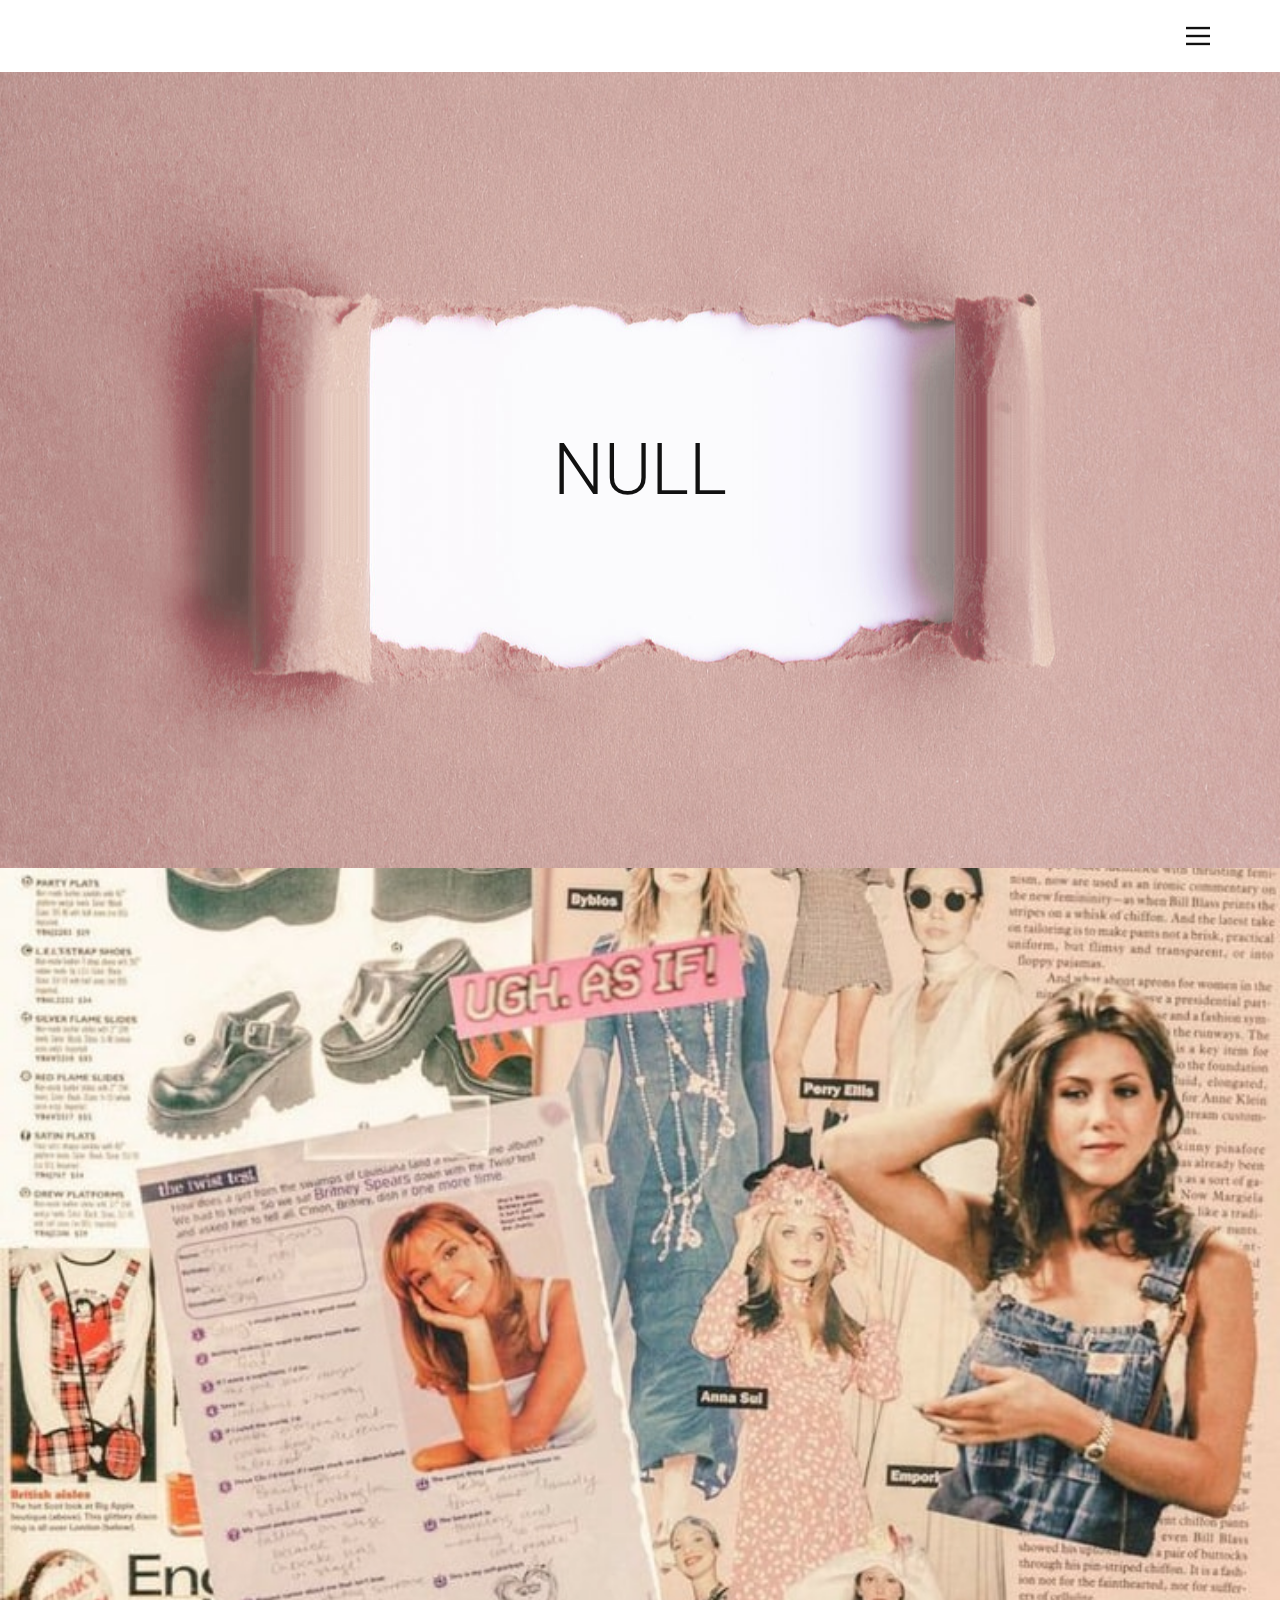
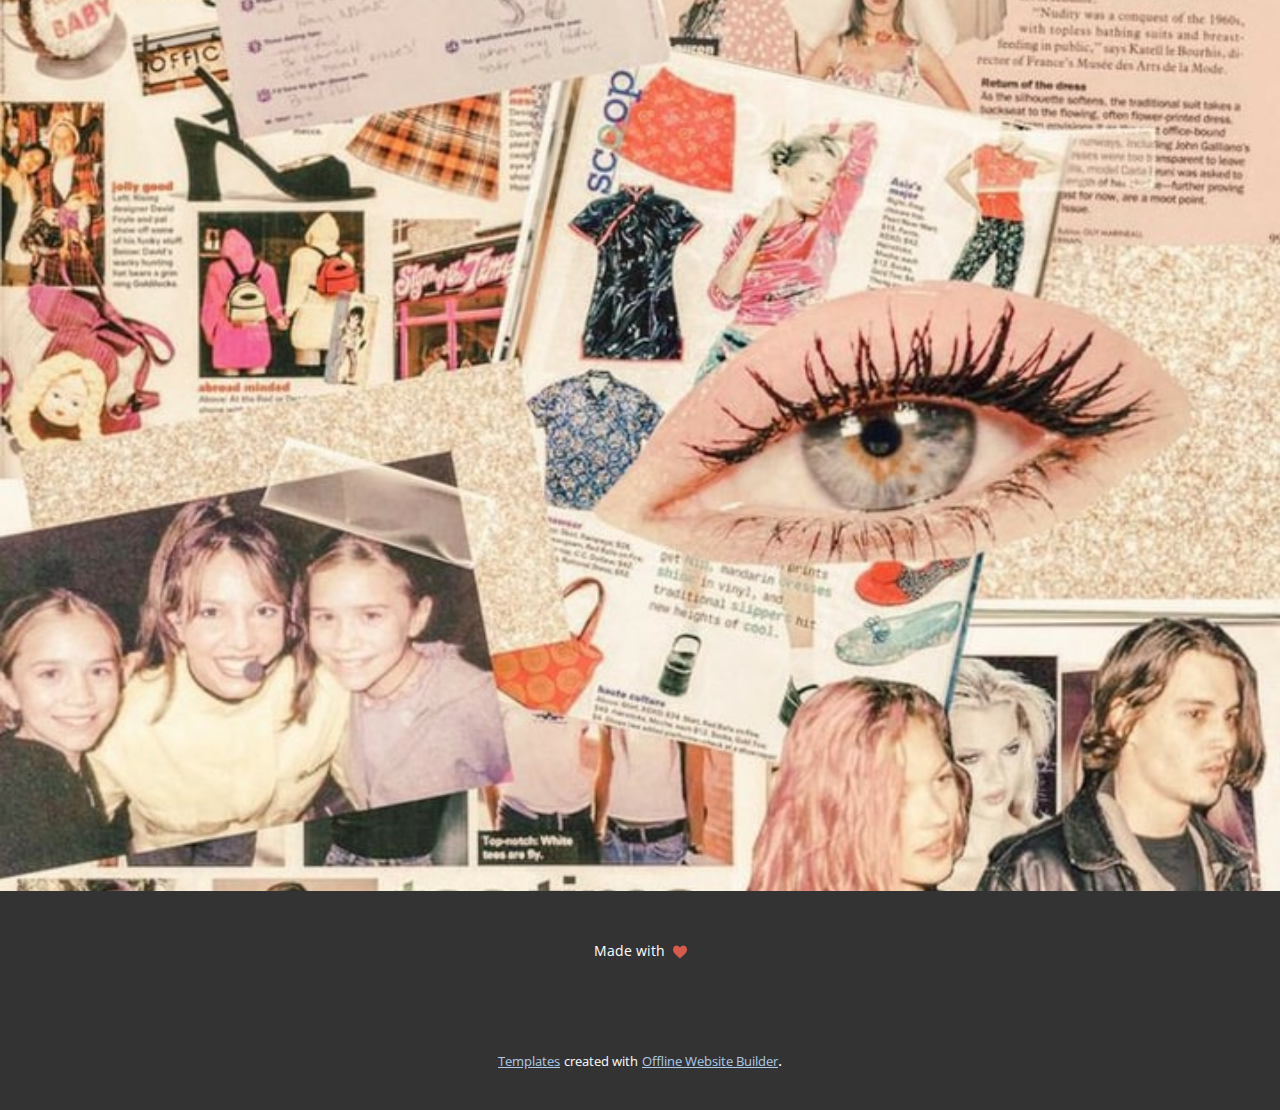
<file: Reveal.html>
<!DOCTYPE html>
<html style="font-size: 16px;">
  <head>
    <meta name="viewport" content="width=device-width, initial-scale=1.0">
    <meta charset="utf-8">
    <meta name="keywords" content="INTUITIVE">
    <meta name="description" content="">
    <meta name="page_type" content="np-template-header-footer-from-plugin">
    <title>Reveal</title>
    <link rel="stylesheet" href="nicepage.css" media="screen">
<link rel="stylesheet" href="Reveal.css" media="screen">
    <script class="u-script" type="text/javascript" src="jquery.js" defer=""></script>
    <script class="u-script" type="text/javascript" src="nicepage.js" defer=""></script>
    <meta name="generator" content="Nicepage 3.11.0, nicepage.com">
    <link id="u-theme-google-font" rel="stylesheet" href="https://fonts.googleapis.com/css?family=Roboto:100,100i,300,300i,400,400i,500,500i,700,700i,900,900i|Open+Sans:300,300i,400,400i,600,600i,700,700i,800,800i">
    
    
    
    <script type="application/ld+json">{
		"@context": "http://schema.org",
		"@type": "Organization",
		"name": "",
		"url": "index.html"
}</script>
    <meta property="og:title" content="Reveal">
    <meta property="og:type" content="website">
    <meta name="theme-color" content="#478ac9">
    <link rel="canonical" href="index.html">
    <meta property="og:url" content="index.html">
    
    
  </head>
  <body class="u-body"><header class="u-clearfix u-header u-header" id="sec-3dd9"><div class="u-clearfix u-sheet u-sheet-1">
        <nav class="u-align-left u-menu u-menu-dropdown u-nav-spacing-25 u-offcanvas u-menu-1" data-responsive-from="XL">
          <div class="menu-collapse">
            <a class="u-button-style u-nav-link" href="#" style="font-size: calc(1em + 8px);">
              <svg class="u-svg-link" preserveAspectRatio="xMidYMin slice" viewBox="0 0 302 302" style=""><use xmlns:xlink="http://www.w3.org/1999/xlink" xlink:href="#svg-7b92"></use></svg>
              <svg xmlns="http://www.w3.org/2000/svg" xmlns:xlink="http://www.w3.org/1999/xlink" version="1.1" id="svg-7b92" x="0px" y="0px" viewBox="0 0 302 302" style="enable-background:new 0 0 302 302;" xml:space="preserve" class="u-svg-content"><g><rect y="36" width="302" height="30"></rect><rect y="236" width="302" height="30"></rect><rect y="136" width="302" height="30"></rect>
</g><g></g><g></g><g></g><g></g><g></g><g></g><g></g><g></g><g></g><g></g><g></g><g></g><g></g><g></g><g></g></svg>
            </a>
          </div>
          <div class="u-custom-menu u-nav-container">
            <ul class="u-nav u-unstyled u-nav-1"><li class="u-nav-item"><a class="u-button-style u-nav-link u-text-active-palette-1-base u-text-hover-palette-2-base" href="Home.html" style="padding: 10px 20px;">Home</a>
</li><li class="u-nav-item"><a class="u-button-style u-nav-link u-text-active-palette-1-base u-text-hover-palette-2-base" href="Page-1.html" style="padding: 10px 20px;">Page 1</a>
</li><li class="u-nav-item"><a class="u-button-style u-nav-link u-text-active-palette-1-base u-text-hover-palette-2-base" href="Page-2.html" style="padding: 10px 20px;">Page 2</a>
</li><li class="u-nav-item"><a class="u-button-style u-nav-link u-text-active-palette-1-base u-text-hover-palette-2-base" href="Page-2.html" style="padding: 10px 20px;">Page 2</a>
</li></ul>
          </div>
          <div class="u-custom-menu u-nav-container-collapse">
            <div class="u-align-center u-black u-container-style u-inner-container-layout u-opacity u-opacity-95 u-sidenav">
              <div class="u-sidenav-overflow">
                <div class="u-menu-close"></div>
                <ul class="u-align-center u-nav u-popupmenu-items u-unstyled u-nav-2"><li class="u-nav-item"><a class="u-button-style u-nav-link" href="Home.html">Home</a>
</li><li class="u-nav-item"><a class="u-button-style u-nav-link" href="Page-1.html">Page 1</a>
</li><li class="u-nav-item"><a class="u-button-style u-nav-link" href="Page-2.html">Page 2</a>
</li></ul>
              </div>
            </div>
            <div class="u-black u-menu-overlay u-opacity u-opacity-70"></div>
          </div>
        </nav>
      </div></header> 
    <section class="u-align-center u-clearfix u-image u-valign-middle-md u-valign-middle-xs u-section-1" id="sec-406f">
      <div class="u-clearfix u-sheet u-valign-middle u-sheet-1">
        <h1 class="u-align-center-lg u-align-center-md u-align-center-sm u-align-center-xs u-text u-text-1">
        <script>
        document.write(localStorage.getItem("message"))
      </script>
        </h1>
      </div>
    </section>
    <section class="u-clearfix u-image u-section-2" id="sec-9ad7" data-image-width="720" data-image-height="1280">
      <div class="u-clearfix u-sheet u-sheet-1"></div>
    </section>
    
    
    <footer class="u-align-center u-clearfix u-footer u-grey-80 u-footer" id="sec-babc"><div class="u-clearfix u-sheet u-sheet-1">
        <p class="u-small-text u-text u-text-variant u-text-1">Made with&nbsp;&nbsp;<span class="u-icon u-icon-1"><svg class="u-svg-content" viewBox="0 0 50 50" x="0px" y="0px" style="width: 1em; height: 1em;"><path style="fill:currentColor;" d="M24.85,10.126c2.018-4.783,6.628-8.125,11.99-8.125c7.223,0,12.425,6.179,13.079,13.543
	c0,0,0.353,1.828-0.424,5.119c-1.058,4.482-3.545,8.464-6.898,11.503L24.85,48L7.402,32.165c-3.353-3.038-5.84-7.021-6.898-11.503
	c-0.777-3.291-0.424-5.119-0.424-5.119C0.734,8.179,5.936,2,13.159,2C18.522,2,22.832,5.343,24.85,10.126z"></path></svg><img></span>
        </p>
      </div></footer>
    <section class="u-backlink u-clearfix u-grey-80">
      <a class="u-link" href="https://nicepage.com/templates" target="_blank">
        <span>Templates</span>
      </a>
      <p class="u-text">
        <span>created with</span>
      </p>
      <a class="u-link" href="https://nicepage.com/" target="_blank">
        <span>Offline Website Builder</span>
      </a>. 
    </section>
  </body>
</html>
</file>
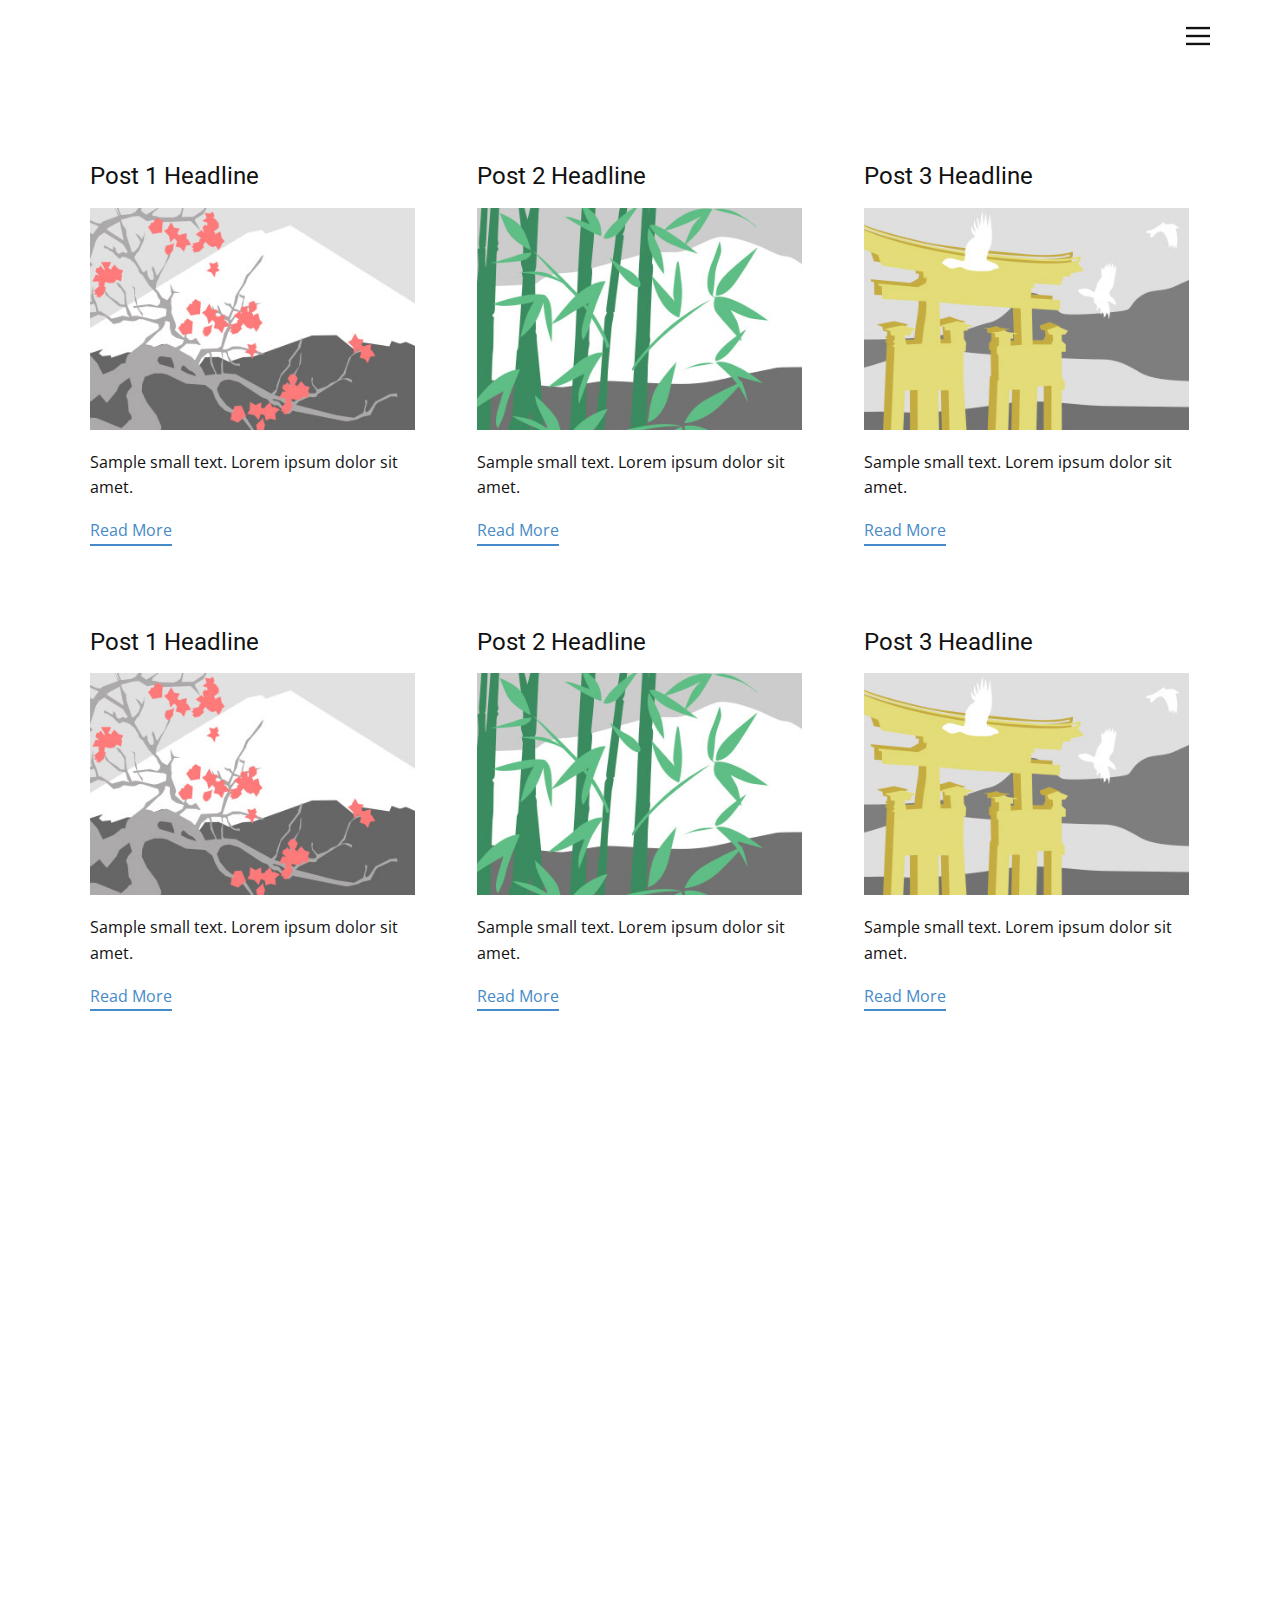
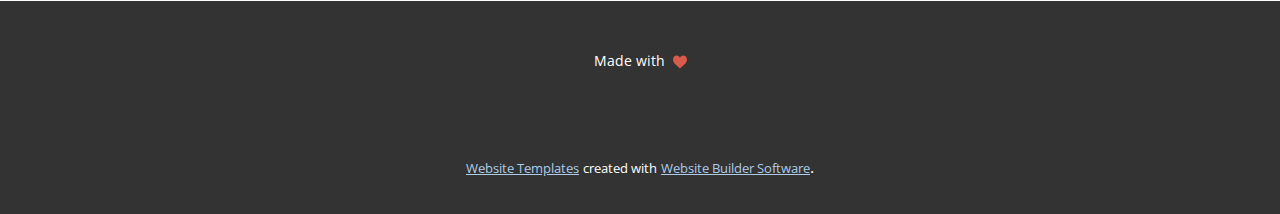
<file: blog/blog.html>
<html style="font-size: 16px;"><head>
    <meta name="viewport" content="width=device-width, initial-scale=1.0">
    <meta charset="utf-8">
    <meta name="keywords" content="">
    <meta name="description" content="">
    <meta name="page_type" content="np-template-header-footer-from-plugin">
    <title>Blog Template</title>
    <link rel="stylesheet" href="../nicepage.css" media="screen">
<link rel="stylesheet" href="../Blog-Template.css" media="screen">
    <script class="u-script" type="text/javascript" src="../jquery.js" defer=""></script>
    <script class="u-script" type="text/javascript" src="../nicepage.js" defer=""></script>
    <meta name="generator" content="Nicepage 3.11.0, nicepage.com">
    <link id="u-theme-google-font" rel="stylesheet" href="https://fonts.googleapis.com/css?family=Roboto:100,100i,300,300i,400,400i,500,500i,700,700i,900,900i|Open+Sans:300,300i,400,400i,600,600i,700,700i,800,800i">
    
    
    
    <script type="application/ld+json">{
		"@context": "http://schema.org",
		"@type": "Organization",
		"name": "",
		"url": "index.html"
}</script>
    <meta property="og:title" content="Blog Template">
    <meta property="og:type" content="website">
    <meta name="theme-color" content="#478ac9">
    <link rel="canonical" href="../index.html">
    <meta property="og:url" content="index.html">
  </head>
  <body class="u-body"><header class="u-clearfix u-header u-header" id="sec-3dd9"><div class="u-clearfix u-sheet u-sheet-1">
        <nav class="u-align-left u-menu u-menu-dropdown u-nav-spacing-25 u-offcanvas u-menu-1" data-responsive-from="XL">
          <div class="menu-collapse">
            <a class="u-button-style u-nav-link" href="#" style="font-size: calc(1em + 8px);">
              <svg class="u-svg-link" preserveAspectRatio="xMidYMin slice" viewBox="0 0 302 302" style=""><use xmlns:xlink="http://www.w3.org/1999/xlink" xlink:href="#svg-7b92"></use></svg>
              <svg xmlns="http://www.w3.org/2000/svg" xmlns:xlink="http://www.w3.org/1999/xlink" version="1.1" id="svg-7b92" x="0px" y="0px" viewBox="0 0 302 302" style="enable-background:new 0 0 302 302;" xml:space="preserve" class="u-svg-content"><g><rect y="36" width="302" height="30"></rect><rect y="236" width="302" height="30"></rect><rect y="136" width="302" height="30"></rect>
</g><g></g><g></g><g></g><g></g><g></g><g></g><g></g><g></g><g></g><g></g><g></g><g></g><g></g><g></g><g></g></svg>
            </a>
          </div>
          <div class="u-custom-menu u-nav-container">
            <ul class="u-nav u-unstyled u-nav-1"><li class="u-nav-item"><a class="u-button-style u-nav-link u-text-active-palette-1-base u-text-hover-palette-2-base" href="../Home.html" style="padding: 10px 20px;">Home</a>
</li><li class="u-nav-item"><a class="u-button-style u-nav-link u-text-active-palette-1-base u-text-hover-palette-2-base" href="../Page-1.html" style="padding: 10px 20px;">Page 1</a>
</li><li class="u-nav-item"><a class="u-button-style u-nav-link u-text-active-palette-1-base u-text-hover-palette-2-base" href="../Page-2.html" style="padding: 10px 20px;">Page 2</a>
</li><li class="u-nav-item"><a class="u-button-style u-nav-link u-text-active-palette-1-base u-text-hover-palette-2-base" href="../Page-2.html" style="padding: 10px 20px;">Page 2</a>
</li></ul>
          </div>
          <div class="u-custom-menu u-nav-container-collapse">
            <div class="u-align-center u-black u-container-style u-inner-container-layout u-opacity u-opacity-95 u-sidenav">
              <div class="u-sidenav-overflow">
                <div class="u-menu-close"></div>
                <ul class="u-align-center u-nav u-popupmenu-items u-unstyled u-nav-2"><li class="u-nav-item"><a class="u-button-style u-nav-link" href="../Home.html">Home</a>
</li><li class="u-nav-item"><a class="u-button-style u-nav-link" href="../Page-1.html">Page 1</a>
</li><li class="u-nav-item"><a class="u-button-style u-nav-link" href="../Page-2.html">Page 2</a>
</li></ul>
              </div>
            </div>
            <div class="u-black u-menu-overlay u-opacity u-opacity-70"></div>
          </div>
        </nav>
      </div></header>
    <section class="u-clearfix u-section-1" id="sec-cc21">
      <div class="u-clearfix u-sheet u-valign-middle u-sheet-1"><!--blog--><!--blog_options_json--><!--{"type":"Recent","source":"","tags":"","count":""}--><!--/blog_options_json-->
        <div class="u-blog u-expanded-width u-repeater u-repeater-1"><!--blog_post-->
          <div class="u-blog-post u-container-style u-repeater-item u-white u-repeater-item-1">
            <div class="u-container-layout u-similar-container u-valign-top u-container-layout-1"><!--blog_post_header-->
              <h4 class="u-blog-control u-text u-text-1">
                <a class="u-post-header-link" href="../blog/post.html"><!--blog_post_header_content-->Post 1 Headline<!--/blog_post_header_content--></a>
              </h4><!--/blog_post_header--><!--blog_post_image-->
              <a class="u-post-header-link" href="../blog/post.html"><img alt="" class="u-blog-control u-expanded-width u-image u-image-default u-image-1" src="[data-uri]"></a><!--/blog_post_image--><!--blog_post_content-->
              <div class="u-blog-control u-post-content u-text u-text-2 fr-view">Sample small text. Lorem ipsum dolor sit amet.</div><!--/blog_post_content--><!--blog_post_readmore-->
              <a href="../blog/post.html" class="u-blog-control u-border-2 u-border-palette-1-base u-btn u-btn-rectangle u-button-style u-none u-btn-1"><!--blog_post_readmore_content-->Read More<!--/blog_post_readmore_content--></a><!--/blog_post_readmore-->
            </div>
          </div><div class="u-blog-post u-container-style u-repeater-item u-video-cover u-white">
            <div class="u-container-layout u-similar-container u-valign-top u-container-layout-2"><!--blog_post_header-->
              <h4 class="u-blog-control u-text u-text-3">
                <a class="u-post-header-link" href="../blog/post-1.html"><!--blog_post_header_content-->Post 2 Headline<!--/blog_post_header_content--></a>
              </h4><!--/blog_post_header--><!--blog_post_image-->
              <a class="u-post-header-link" href="../blog/post-1.html"><img alt="" class="u-blog-control u-expanded-width u-image u-image-default u-image-2" src="[data-uri]"></a><!--/blog_post_image--><!--blog_post_content-->
              <div class="u-blog-control u-post-content u-text u-text-4 fr-view">Sample small text. Lorem ipsum dolor sit amet.</div><!--/blog_post_content--><!--blog_post_readmore-->
              <a href="../blog/post-1.html" class="u-blog-control u-border-2 u-border-palette-1-base u-btn u-btn-rectangle u-button-style u-none u-btn-2"><!--blog_post_readmore_content-->Read More<!--/blog_post_readmore_content--></a><!--/blog_post_readmore-->
            </div>
          </div><div class="u-blog-post u-container-style u-repeater-item u-video-cover u-white">
            <div class="u-container-layout u-similar-container u-valign-top u-container-layout-3"><!--blog_post_header-->
              <h4 class="u-blog-control u-text u-text-5">
                <a class="u-post-header-link" href="../blog/post-2.html"><!--blog_post_header_content-->Post 3 Headline<!--/blog_post_header_content--></a>
              </h4><!--/blog_post_header--><!--blog_post_image-->
              <a class="u-post-header-link" href="../blog/post-2.html"><img alt="" class="u-blog-control u-expanded-width u-image u-image-default u-image-3" src="[data-uri]"></a><!--/blog_post_image--><!--blog_post_content-->
              <div class="u-blog-control u-post-content u-text u-text-6 fr-view">Sample small text. Lorem ipsum dolor sit amet.</div><!--/blog_post_content--><!--blog_post_readmore-->
              <a href="../blog/post-2.html" class="u-blog-control u-border-2 u-border-palette-1-base u-btn u-btn-rectangle u-button-style u-none u-btn-3"><!--blog_post_readmore_content-->Read More<!--/blog_post_readmore_content--></a><!--/blog_post_readmore-->
            </div>
          </div><div class="u-blog-post u-container-style u-repeater-item u-white u-repeater-item-1">
            <div class="u-container-layout u-similar-container u-valign-top u-container-layout-1"><!--blog_post_header-->
              <h4 class="u-blog-control u-text u-text-1">
                <a class="u-post-header-link" href="../blog/post-3.html"><!--blog_post_header_content-->Post 1 Headline<!--/blog_post_header_content--></a>
              </h4><!--/blog_post_header--><!--blog_post_image-->
              <a class="u-post-header-link" href="../blog/post-3.html"><img alt="" class="u-blog-control u-expanded-width u-image u-image-default u-image-1" src="[data-uri]"></a><!--/blog_post_image--><!--blog_post_content-->
              <div class="u-blog-control u-post-content u-text u-text-2 fr-view">Sample small text. Lorem ipsum dolor sit amet.</div><!--/blog_post_content--><!--blog_post_readmore-->
              <a href="../blog/post-3.html" class="u-blog-control u-border-2 u-border-palette-1-base u-btn u-btn-rectangle u-button-style u-none u-btn-1"><!--blog_post_readmore_content-->Read More<!--/blog_post_readmore_content--></a><!--/blog_post_readmore-->
            </div>
          </div><div class="u-blog-post u-container-style u-repeater-item u-video-cover u-white">
            <div class="u-container-layout u-similar-container u-valign-top u-container-layout-2"><!--blog_post_header-->
              <h4 class="u-blog-control u-text u-text-3">
                <a class="u-post-header-link" href="../blog/post-4.html"><!--blog_post_header_content-->Post 2 Headline<!--/blog_post_header_content--></a>
              </h4><!--/blog_post_header--><!--blog_post_image-->
              <a class="u-post-header-link" href="../blog/post-4.html"><img alt="" class="u-blog-control u-expanded-width u-image u-image-default u-image-2" src="[data-uri]"></a><!--/blog_post_image--><!--blog_post_content-->
              <div class="u-blog-control u-post-content u-text u-text-4 fr-view">Sample small text. Lorem ipsum dolor sit amet.</div><!--/blog_post_content--><!--blog_post_readmore-->
              <a href="../blog/post-4.html" class="u-blog-control u-border-2 u-border-palette-1-base u-btn u-btn-rectangle u-button-style u-none u-btn-2"><!--blog_post_readmore_content-->Read More<!--/blog_post_readmore_content--></a><!--/blog_post_readmore-->
            </div>
          </div><div class="u-blog-post u-container-style u-repeater-item u-video-cover u-white">
            <div class="u-container-layout u-similar-container u-valign-top u-container-layout-3"><!--blog_post_header-->
              <h4 class="u-blog-control u-text u-text-5">
                <a class="u-post-header-link" href="../blog/post-5.html"><!--blog_post_header_content-->Post 3 Headline<!--/blog_post_header_content--></a>
              </h4><!--/blog_post_header--><!--blog_post_image-->
              <a class="u-post-header-link" href="../blog/post-5.html"><img alt="" class="u-blog-control u-expanded-width u-image u-image-default u-image-3" src="[data-uri]"></a><!--/blog_post_image--><!--blog_post_content-->
              <div class="u-blog-control u-post-content u-text u-text-6 fr-view">Sample small text. Lorem ipsum dolor sit amet.</div><!--/blog_post_content--><!--blog_post_readmore-->
              <a href="../blog/post-5.html" class="u-blog-control u-border-2 u-border-palette-1-base u-btn u-btn-rectangle u-button-style u-none u-btn-3"><!--blog_post_readmore_content-->Read More<!--/blog_post_readmore_content--></a><!--/blog_post_readmore-->
            </div>
          </div><!--/blog_post--><!--blog_post-->
          <!--/blog_post--><!--blog_post-->
          <!--/blog_post-->
        </div><!--/blog-->
      </div>
    </section>
    <section class="u-clearfix u-section-2" id="sec-a08e">
      <div class="u-clearfix u-sheet u-sheet-1"></div>
    </section>
    
    
    <footer class="u-align-center u-clearfix u-footer u-grey-80 u-footer" id="sec-babc"><div class="u-clearfix u-sheet u-sheet-1">
        <p class="u-small-text u-text u-text-variant u-text-1">Made with&nbsp;&nbsp;<span class="u-icon u-icon-1"><svg class="u-svg-content" viewBox="0 0 50 50" x="0px" y="0px" style="width: 1em; height: 1em;"><path style="fill:currentColor;" d="M24.85,10.126c2.018-4.783,6.628-8.125,11.99-8.125c7.223,0,12.425,6.179,13.079,13.543
	c0,0,0.353,1.828-0.424,5.119c-1.058,4.482-3.545,8.464-6.898,11.503L24.85,48L7.402,32.165c-3.353-3.038-5.84-7.021-6.898-11.503
	c-0.777-3.291-0.424-5.119-0.424-5.119C0.734,8.179,5.936,2,13.159,2C18.522,2,22.832,5.343,24.85,10.126z"></path></svg><img></span>
        </p>
      </div></footer>
    <section class="u-backlink u-clearfix u-grey-80">
      <a class="u-link" href="https://nicepage.com/website-templates" target="_blank">
        <span>Website Templates</span>
      </a>
      <p class="u-text">
        <span>created with</span>
      </p>
      <a class="u-link" href="https://nicepage.com/" target="_blank">
        <span>Website Builder Software</span>
      </a>. 
    </section>
  
</body></html>
</file>
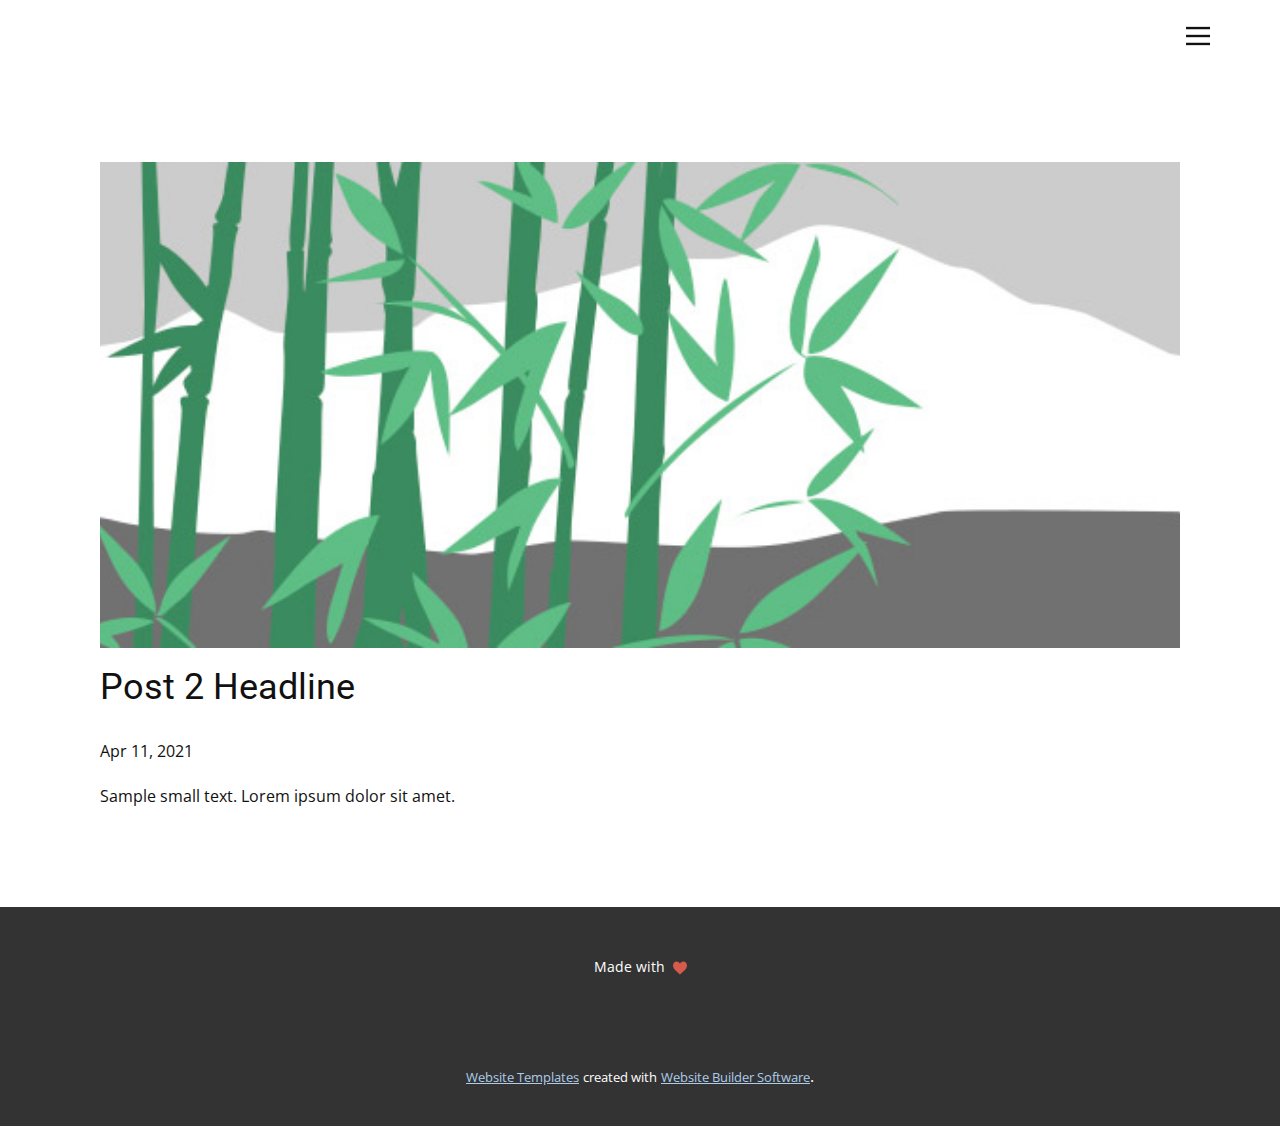
<file: blog/post-1.html>
<!doctype html>
<html style="font-size: 16px;"><head>
    <meta name="viewport" content="width=device-width, initial-scale=1.0">
    <meta charset="utf-8">
    <meta name="keywords" content="Post 1 Headline">
    <meta name="description" content="">
    <meta name="page_type" content="np-template-header-footer-from-plugin">
    <title>Post 2 Headline</title>
    <link rel="stylesheet" href="../nicepage.css" media="screen">
<link rel="stylesheet" href="../Post-Template.css" media="screen">
    <script class="u-script" type="text/javascript" src="../jquery.js" defer=""></script>
    <script class="u-script" type="text/javascript" src="../nicepage.js" defer=""></script>
    <meta name="generator" content="Nicepage 3.11.0, nicepage.com">
    <link id="u-theme-google-font" rel="stylesheet" href="https://fonts.googleapis.com/css?family=Roboto:100,100i,300,300i,400,400i,500,500i,700,700i,900,900i|Open+Sans:300,300i,400,400i,600,600i,700,700i,800,800i">
    
    
    <script type="application/ld+json">{
		"@context": "http://schema.org",
		"@type": "Organization",
		"name": "",
		"url": "index.html"
}</script>
    <meta property="og:title" content="Post Template">
    <meta property="og:type" content="website">
    <meta name="theme-color" content="#478ac9">
    <link rel="canonical" href="../index.html">
    <meta property="og:url" content="index.html">
  </head>
  <body class="u-body"><header class="u-clearfix u-header u-header" id="sec-3dd9"><div class="u-clearfix u-sheet u-sheet-1">
        <nav class="u-align-left u-menu u-menu-dropdown u-nav-spacing-25 u-offcanvas u-menu-1" data-responsive-from="XL">
          <div class="menu-collapse">
            <a class="u-button-style u-nav-link" href="#" style="font-size: calc(1em + 8px);">
              <svg class="u-svg-link" preserveAspectRatio="xMidYMin slice" viewBox="0 0 302 302" style=""><use xmlns:xlink="http://www.w3.org/1999/xlink" xlink:href="#svg-7b92"></use></svg>
              <svg xmlns="http://www.w3.org/2000/svg" xmlns:xlink="http://www.w3.org/1999/xlink" version="1.1" id="svg-7b92" x="0px" y="0px" viewBox="0 0 302 302" style="enable-background:new 0 0 302 302;" xml:space="preserve" class="u-svg-content"><g><rect y="36" width="302" height="30"></rect><rect y="236" width="302" height="30"></rect><rect y="136" width="302" height="30"></rect>
</g><g></g><g></g><g></g><g></g><g></g><g></g><g></g><g></g><g></g><g></g><g></g><g></g><g></g><g></g><g></g></svg>
            </a>
          </div>
          <div class="u-custom-menu u-nav-container">
            <ul class="u-nav u-unstyled u-nav-1"><li class="u-nav-item"><a class="u-button-style u-nav-link u-text-active-palette-1-base u-text-hover-palette-2-base" href="../Home.html" style="padding: 10px 20px;">Home</a>
</li><li class="u-nav-item"><a class="u-button-style u-nav-link u-text-active-palette-1-base u-text-hover-palette-2-base" href="../Page-1.html" style="padding: 10px 20px;">Page 1</a>
</li><li class="u-nav-item"><a class="u-button-style u-nav-link u-text-active-palette-1-base u-text-hover-palette-2-base" href="../Page-2.html" style="padding: 10px 20px;">Page 2</a>
</li><li class="u-nav-item"><a class="u-button-style u-nav-link u-text-active-palette-1-base u-text-hover-palette-2-base" href="../Page-2.html" style="padding: 10px 20px;">Page 2</a>
</li></ul>
          </div>
          <div class="u-custom-menu u-nav-container-collapse">
            <div class="u-align-center u-black u-container-style u-inner-container-layout u-opacity u-opacity-95 u-sidenav">
              <div class="u-sidenav-overflow">
                <div class="u-menu-close"></div>
                <ul class="u-align-center u-nav u-popupmenu-items u-unstyled u-nav-2"><li class="u-nav-item"><a class="u-button-style u-nav-link" href="../Home.html">Home</a>
</li><li class="u-nav-item"><a class="u-button-style u-nav-link" href="../Page-1.html">Page 1</a>
</li><li class="u-nav-item"><a class="u-button-style u-nav-link" href="../Page-2.html">Page 2</a>
</li></ul>
              </div>
            </div>
            <div class="u-black u-menu-overlay u-opacity u-opacity-70"></div>
          </div>
        </nav>
      </div></header>
    <section class="u-align-center u-clearfix u-section-1" id="sec-c4ae">
      <div class="u-clearfix u-sheet u-valign-middle-md u-valign-middle-sm u-valign-middle-xs u-sheet-1"><!--post_details--><!--post_details_options_json--><!--{"source":""}--><!--/post_details_options_json--><!--blog_post-->
        <div class="u-container-style u-expanded-width u-post-details u-post-details-1">
          <div class="u-container-layout u-valign-middle u-container-layout-1"><!--blog_post_image-->
            <img alt="" class="u-blog-control u-expanded-width u-image u-image-default u-image-1" src="[data-uri]"><!--/blog_post_image--><!--blog_post_header-->
            <h2 class="u-blog-control u-text u-text-1">Post 2 Headline</h2><!--/blog_post_header--><!--blog_post_metadata-->
            <div class="u-blog-control u-metadata u-metadata-1"><!--blog_post_metadata_date-->
              <span class="u-meta-date u-meta-icon">Apr 11, 2021</span><!--/blog_post_metadata_date--><!--blog_post_metadata_category-->
              <!--/blog_post_metadata_category--><!--blog_post_metadata_comments-->
              <!--/blog_post_metadata_comments-->
            </div><!--/blog_post_metadata--><!--blog_post_content-->
            <div class="u-align-justify u-blog-control u-post-content u-text u-text-2 fr-view">
  Sample small text. Lorem ipsum dolor sit amet.
  </div><!--/blog_post_content-->
          </div>
        </div><!--/blog_post--><!--/post_details-->
      </div>
    </section>
    
    
    <footer class="u-align-center u-clearfix u-footer u-grey-80 u-footer" id="sec-babc"><div class="u-clearfix u-sheet u-sheet-1">
        <p class="u-small-text u-text u-text-variant u-text-1">Made with&nbsp;&nbsp;<span class="u-icon u-icon-1"><svg class="u-svg-content" viewBox="0 0 50 50" x="0px" y="0px" style="width: 1em; height: 1em;"><path style="fill:currentColor;" d="M24.85,10.126c2.018-4.783,6.628-8.125,11.99-8.125c7.223,0,12.425,6.179,13.079,13.543
	c0,0,0.353,1.828-0.424,5.119c-1.058,4.482-3.545,8.464-6.898,11.503L24.85,48L7.402,32.165c-3.353-3.038-5.84-7.021-6.898-11.503
	c-0.777-3.291-0.424-5.119-0.424-5.119C0.734,8.179,5.936,2,13.159,2C18.522,2,22.832,5.343,24.85,10.126z"></path></svg><img></span>
        </p>
      </div></footer>
    <section class="u-backlink u-clearfix u-grey-80">
      <a class="u-link" href="https://nicepage.com/website-templates" target="_blank">
        <span>Website Templates</span>
      </a>
      <p class="u-text">
        <span>created with</span>
      </p>
      <a class="u-link" href="https://nicepage.com/" target="_blank">
        <span>Website Builder Software</span>
      </a>. 
    </section>
  
</body></html>
</file>
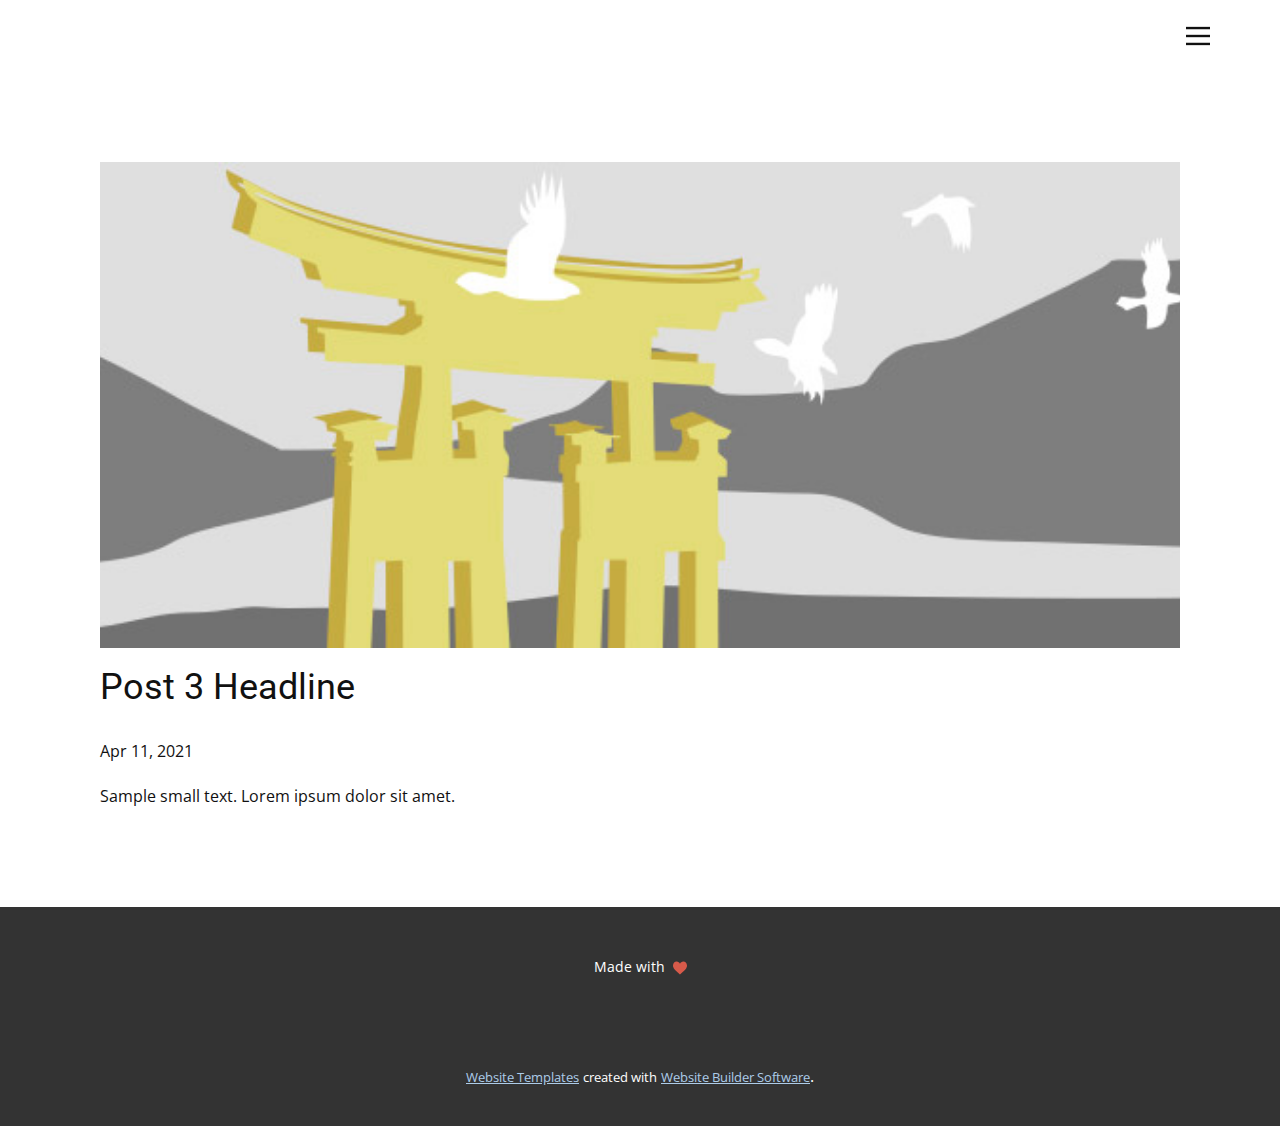
<file: blog/post-2.html>
<!doctype html>
<html style="font-size: 16px;"><head>
    <meta name="viewport" content="width=device-width, initial-scale=1.0">
    <meta charset="utf-8">
    <meta name="keywords" content="Post 1 Headline">
    <meta name="description" content="">
    <meta name="page_type" content="np-template-header-footer-from-plugin">
    <title>Post 3 Headline</title>
    <link rel="stylesheet" href="../nicepage.css" media="screen">
<link rel="stylesheet" href="../Post-Template.css" media="screen">
    <script class="u-script" type="text/javascript" src="../jquery.js" defer=""></script>
    <script class="u-script" type="text/javascript" src="../nicepage.js" defer=""></script>
    <meta name="generator" content="Nicepage 3.11.0, nicepage.com">
    <link id="u-theme-google-font" rel="stylesheet" href="https://fonts.googleapis.com/css?family=Roboto:100,100i,300,300i,400,400i,500,500i,700,700i,900,900i|Open+Sans:300,300i,400,400i,600,600i,700,700i,800,800i">
    
    
    <script type="application/ld+json">{
		"@context": "http://schema.org",
		"@type": "Organization",
		"name": "",
		"url": "index.html"
}</script>
    <meta property="og:title" content="Post Template">
    <meta property="og:type" content="website">
    <meta name="theme-color" content="#478ac9">
    <link rel="canonical" href="../index.html">
    <meta property="og:url" content="index.html">
  </head>
  <body class="u-body"><header class="u-clearfix u-header u-header" id="sec-3dd9"><div class="u-clearfix u-sheet u-sheet-1">
        <nav class="u-align-left u-menu u-menu-dropdown u-nav-spacing-25 u-offcanvas u-menu-1" data-responsive-from="XL">
          <div class="menu-collapse">
            <a class="u-button-style u-nav-link" href="#" style="font-size: calc(1em + 8px);">
              <svg class="u-svg-link" preserveAspectRatio="xMidYMin slice" viewBox="0 0 302 302" style=""><use xmlns:xlink="http://www.w3.org/1999/xlink" xlink:href="#svg-7b92"></use></svg>
              <svg xmlns="http://www.w3.org/2000/svg" xmlns:xlink="http://www.w3.org/1999/xlink" version="1.1" id="svg-7b92" x="0px" y="0px" viewBox="0 0 302 302" style="enable-background:new 0 0 302 302;" xml:space="preserve" class="u-svg-content"><g><rect y="36" width="302" height="30"></rect><rect y="236" width="302" height="30"></rect><rect y="136" width="302" height="30"></rect>
</g><g></g><g></g><g></g><g></g><g></g><g></g><g></g><g></g><g></g><g></g><g></g><g></g><g></g><g></g><g></g></svg>
            </a>
          </div>
          <div class="u-custom-menu u-nav-container">
            <ul class="u-nav u-unstyled u-nav-1"><li class="u-nav-item"><a class="u-button-style u-nav-link u-text-active-palette-1-base u-text-hover-palette-2-base" href="../Home.html" style="padding: 10px 20px;">Home</a>
</li><li class="u-nav-item"><a class="u-button-style u-nav-link u-text-active-palette-1-base u-text-hover-palette-2-base" href="../Page-1.html" style="padding: 10px 20px;">Page 1</a>
</li><li class="u-nav-item"><a class="u-button-style u-nav-link u-text-active-palette-1-base u-text-hover-palette-2-base" href="../Page-2.html" style="padding: 10px 20px;">Page 2</a>
</li><li class="u-nav-item"><a class="u-button-style u-nav-link u-text-active-palette-1-base u-text-hover-palette-2-base" href="../Page-2.html" style="padding: 10px 20px;">Page 2</a>
</li></ul>
          </div>
          <div class="u-custom-menu u-nav-container-collapse">
            <div class="u-align-center u-black u-container-style u-inner-container-layout u-opacity u-opacity-95 u-sidenav">
              <div class="u-sidenav-overflow">
                <div class="u-menu-close"></div>
                <ul class="u-align-center u-nav u-popupmenu-items u-unstyled u-nav-2"><li class="u-nav-item"><a class="u-button-style u-nav-link" href="../Home.html">Home</a>
</li><li class="u-nav-item"><a class="u-button-style u-nav-link" href="../Page-1.html">Page 1</a>
</li><li class="u-nav-item"><a class="u-button-style u-nav-link" href="../Page-2.html">Page 2</a>
</li></ul>
              </div>
            </div>
            <div class="u-black u-menu-overlay u-opacity u-opacity-70"></div>
          </div>
        </nav>
      </div></header>
    <section class="u-align-center u-clearfix u-section-1" id="sec-c4ae">
      <div class="u-clearfix u-sheet u-valign-middle-md u-valign-middle-sm u-valign-middle-xs u-sheet-1"><!--post_details--><!--post_details_options_json--><!--{"source":""}--><!--/post_details_options_json--><!--blog_post-->
        <div class="u-container-style u-expanded-width u-post-details u-post-details-1">
          <div class="u-container-layout u-valign-middle u-container-layout-1"><!--blog_post_image-->
            <img alt="" class="u-blog-control u-expanded-width u-image u-image-default u-image-1" src="[data-uri]"><!--/blog_post_image--><!--blog_post_header-->
            <h2 class="u-blog-control u-text u-text-1">Post 3 Headline</h2><!--/blog_post_header--><!--blog_post_metadata-->
            <div class="u-blog-control u-metadata u-metadata-1"><!--blog_post_metadata_date-->
              <span class="u-meta-date u-meta-icon">Apr 11, 2021</span><!--/blog_post_metadata_date--><!--blog_post_metadata_category-->
              <!--/blog_post_metadata_category--><!--blog_post_metadata_comments-->
              <!--/blog_post_metadata_comments-->
            </div><!--/blog_post_metadata--><!--blog_post_content-->
            <div class="u-align-justify u-blog-control u-post-content u-text u-text-2 fr-view">
  Sample small text. Lorem ipsum dolor sit amet.
  </div><!--/blog_post_content-->
          </div>
        </div><!--/blog_post--><!--/post_details-->
      </div>
    </section>
    
    
    <footer class="u-align-center u-clearfix u-footer u-grey-80 u-footer" id="sec-babc"><div class="u-clearfix u-sheet u-sheet-1">
        <p class="u-small-text u-text u-text-variant u-text-1">Made with&nbsp;&nbsp;<span class="u-icon u-icon-1"><svg class="u-svg-content" viewBox="0 0 50 50" x="0px" y="0px" style="width: 1em; height: 1em;"><path style="fill:currentColor;" d="M24.85,10.126c2.018-4.783,6.628-8.125,11.99-8.125c7.223,0,12.425,6.179,13.079,13.543
	c0,0,0.353,1.828-0.424,5.119c-1.058,4.482-3.545,8.464-6.898,11.503L24.85,48L7.402,32.165c-3.353-3.038-5.84-7.021-6.898-11.503
	c-0.777-3.291-0.424-5.119-0.424-5.119C0.734,8.179,5.936,2,13.159,2C18.522,2,22.832,5.343,24.85,10.126z"></path></svg><img></span>
        </p>
      </div></footer>
    <section class="u-backlink u-clearfix u-grey-80">
      <a class="u-link" href="https://nicepage.com/website-templates" target="_blank">
        <span>Website Templates</span>
      </a>
      <p class="u-text">
        <span>created with</span>
      </p>
      <a class="u-link" href="https://nicepage.com/" target="_blank">
        <span>Website Builder Software</span>
      </a>. 
    </section>
  
</body></html>
</file>
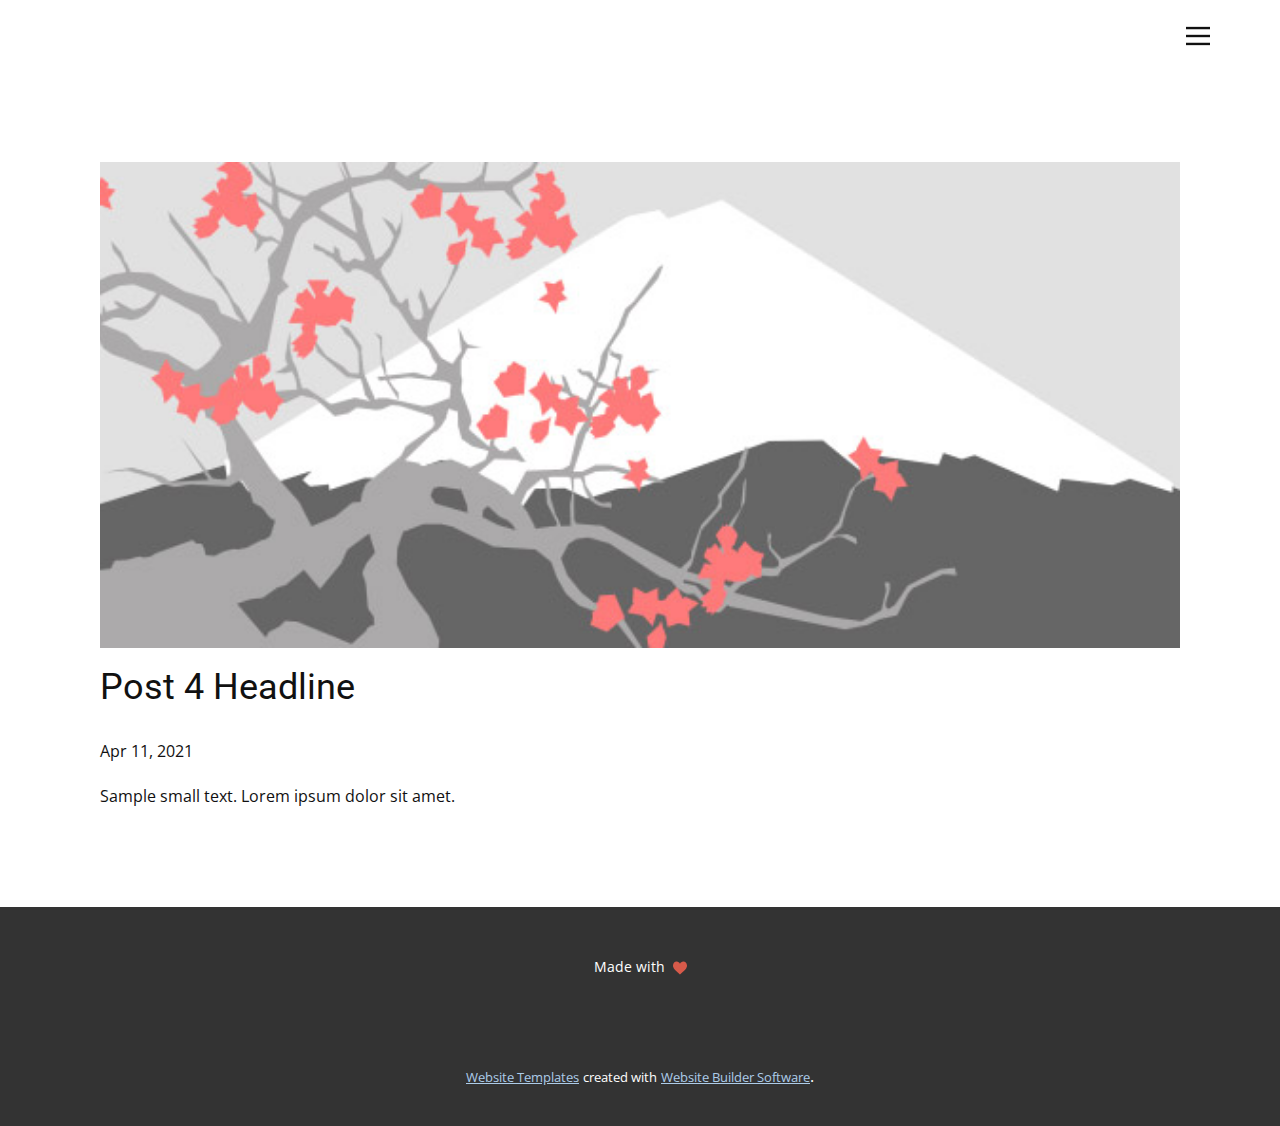
<file: blog/post-3.html>
<!doctype html>
<html style="font-size: 16px;"><head>
    <meta name="viewport" content="width=device-width, initial-scale=1.0">
    <meta charset="utf-8">
    <meta name="keywords" content="Post 1 Headline">
    <meta name="description" content="">
    <meta name="page_type" content="np-template-header-footer-from-plugin">
    <title>Post 4 Headline</title>
    <link rel="stylesheet" href="../nicepage.css" media="screen">
<link rel="stylesheet" href="../Post-Template.css" media="screen">
    <script class="u-script" type="text/javascript" src="../jquery.js" defer=""></script>
    <script class="u-script" type="text/javascript" src="../nicepage.js" defer=""></script>
    <meta name="generator" content="Nicepage 3.11.0, nicepage.com">
    <link id="u-theme-google-font" rel="stylesheet" href="https://fonts.googleapis.com/css?family=Roboto:100,100i,300,300i,400,400i,500,500i,700,700i,900,900i|Open+Sans:300,300i,400,400i,600,600i,700,700i,800,800i">
    
    
    <script type="application/ld+json">{
		"@context": "http://schema.org",
		"@type": "Organization",
		"name": "",
		"url": "index.html"
}</script>
    <meta property="og:title" content="Post Template">
    <meta property="og:type" content="website">
    <meta name="theme-color" content="#478ac9">
    <link rel="canonical" href="../index.html">
    <meta property="og:url" content="index.html">
  </head>
  <body class="u-body"><header class="u-clearfix u-header u-header" id="sec-3dd9"><div class="u-clearfix u-sheet u-sheet-1">
        <nav class="u-align-left u-menu u-menu-dropdown u-nav-spacing-25 u-offcanvas u-menu-1" data-responsive-from="XL">
          <div class="menu-collapse">
            <a class="u-button-style u-nav-link" href="#" style="font-size: calc(1em + 8px);">
              <svg class="u-svg-link" preserveAspectRatio="xMidYMin slice" viewBox="0 0 302 302" style=""><use xmlns:xlink="http://www.w3.org/1999/xlink" xlink:href="#svg-7b92"></use></svg>
              <svg xmlns="http://www.w3.org/2000/svg" xmlns:xlink="http://www.w3.org/1999/xlink" version="1.1" id="svg-7b92" x="0px" y="0px" viewBox="0 0 302 302" style="enable-background:new 0 0 302 302;" xml:space="preserve" class="u-svg-content"><g><rect y="36" width="302" height="30"></rect><rect y="236" width="302" height="30"></rect><rect y="136" width="302" height="30"></rect>
</g><g></g><g></g><g></g><g></g><g></g><g></g><g></g><g></g><g></g><g></g><g></g><g></g><g></g><g></g><g></g></svg>
            </a>
          </div>
          <div class="u-custom-menu u-nav-container">
            <ul class="u-nav u-unstyled u-nav-1"><li class="u-nav-item"><a class="u-button-style u-nav-link u-text-active-palette-1-base u-text-hover-palette-2-base" href="../Home.html" style="padding: 10px 20px;">Home</a>
</li><li class="u-nav-item"><a class="u-button-style u-nav-link u-text-active-palette-1-base u-text-hover-palette-2-base" href="../Page-1.html" style="padding: 10px 20px;">Page 1</a>
</li><li class="u-nav-item"><a class="u-button-style u-nav-link u-text-active-palette-1-base u-text-hover-palette-2-base" href="../Page-2.html" style="padding: 10px 20px;">Page 2</a>
</li><li class="u-nav-item"><a class="u-button-style u-nav-link u-text-active-palette-1-base u-text-hover-palette-2-base" href="../Page-2.html" style="padding: 10px 20px;">Page 2</a>
</li></ul>
          </div>
          <div class="u-custom-menu u-nav-container-collapse">
            <div class="u-align-center u-black u-container-style u-inner-container-layout u-opacity u-opacity-95 u-sidenav">
              <div class="u-sidenav-overflow">
                <div class="u-menu-close"></div>
                <ul class="u-align-center u-nav u-popupmenu-items u-unstyled u-nav-2"><li class="u-nav-item"><a class="u-button-style u-nav-link" href="../Home.html">Home</a>
</li><li class="u-nav-item"><a class="u-button-style u-nav-link" href="../Page-1.html">Page 1</a>
</li><li class="u-nav-item"><a class="u-button-style u-nav-link" href="../Page-2.html">Page 2</a>
</li></ul>
              </div>
            </div>
            <div class="u-black u-menu-overlay u-opacity u-opacity-70"></div>
          </div>
        </nav>
      </div></header>
    <section class="u-align-center u-clearfix u-section-1" id="sec-c4ae">
      <div class="u-clearfix u-sheet u-valign-middle-md u-valign-middle-sm u-valign-middle-xs u-sheet-1"><!--post_details--><!--post_details_options_json--><!--{"source":""}--><!--/post_details_options_json--><!--blog_post-->
        <div class="u-container-style u-expanded-width u-post-details u-post-details-1">
          <div class="u-container-layout u-valign-middle u-container-layout-1"><!--blog_post_image-->
            <img alt="" class="u-blog-control u-expanded-width u-image u-image-default u-image-1" src="[data-uri]"><!--/blog_post_image--><!--blog_post_header-->
            <h2 class="u-blog-control u-text u-text-1">Post 4 Headline</h2><!--/blog_post_header--><!--blog_post_metadata-->
            <div class="u-blog-control u-metadata u-metadata-1"><!--blog_post_metadata_date-->
              <span class="u-meta-date u-meta-icon">Apr 11, 2021</span><!--/blog_post_metadata_date--><!--blog_post_metadata_category-->
              <!--/blog_post_metadata_category--><!--blog_post_metadata_comments-->
              <!--/blog_post_metadata_comments-->
            </div><!--/blog_post_metadata--><!--blog_post_content-->
            <div class="u-align-justify u-blog-control u-post-content u-text u-text-2 fr-view">
  Sample small text. Lorem ipsum dolor sit amet.
  </div><!--/blog_post_content-->
          </div>
        </div><!--/blog_post--><!--/post_details-->
      </div>
    </section>
    
    
    <footer class="u-align-center u-clearfix u-footer u-grey-80 u-footer" id="sec-babc"><div class="u-clearfix u-sheet u-sheet-1">
        <p class="u-small-text u-text u-text-variant u-text-1">Made with&nbsp;&nbsp;<span class="u-icon u-icon-1"><svg class="u-svg-content" viewBox="0 0 50 50" x="0px" y="0px" style="width: 1em; height: 1em;"><path style="fill:currentColor;" d="M24.85,10.126c2.018-4.783,6.628-8.125,11.99-8.125c7.223,0,12.425,6.179,13.079,13.543
	c0,0,0.353,1.828-0.424,5.119c-1.058,4.482-3.545,8.464-6.898,11.503L24.85,48L7.402,32.165c-3.353-3.038-5.84-7.021-6.898-11.503
	c-0.777-3.291-0.424-5.119-0.424-5.119C0.734,8.179,5.936,2,13.159,2C18.522,2,22.832,5.343,24.85,10.126z"></path></svg><img></span>
        </p>
      </div></footer>
    <section class="u-backlink u-clearfix u-grey-80">
      <a class="u-link" href="https://nicepage.com/website-templates" target="_blank">
        <span>Website Templates</span>
      </a>
      <p class="u-text">
        <span>created with</span>
      </p>
      <a class="u-link" href="https://nicepage.com/" target="_blank">
        <span>Website Builder Software</span>
      </a>. 
    </section>
  
</body></html>
</file>
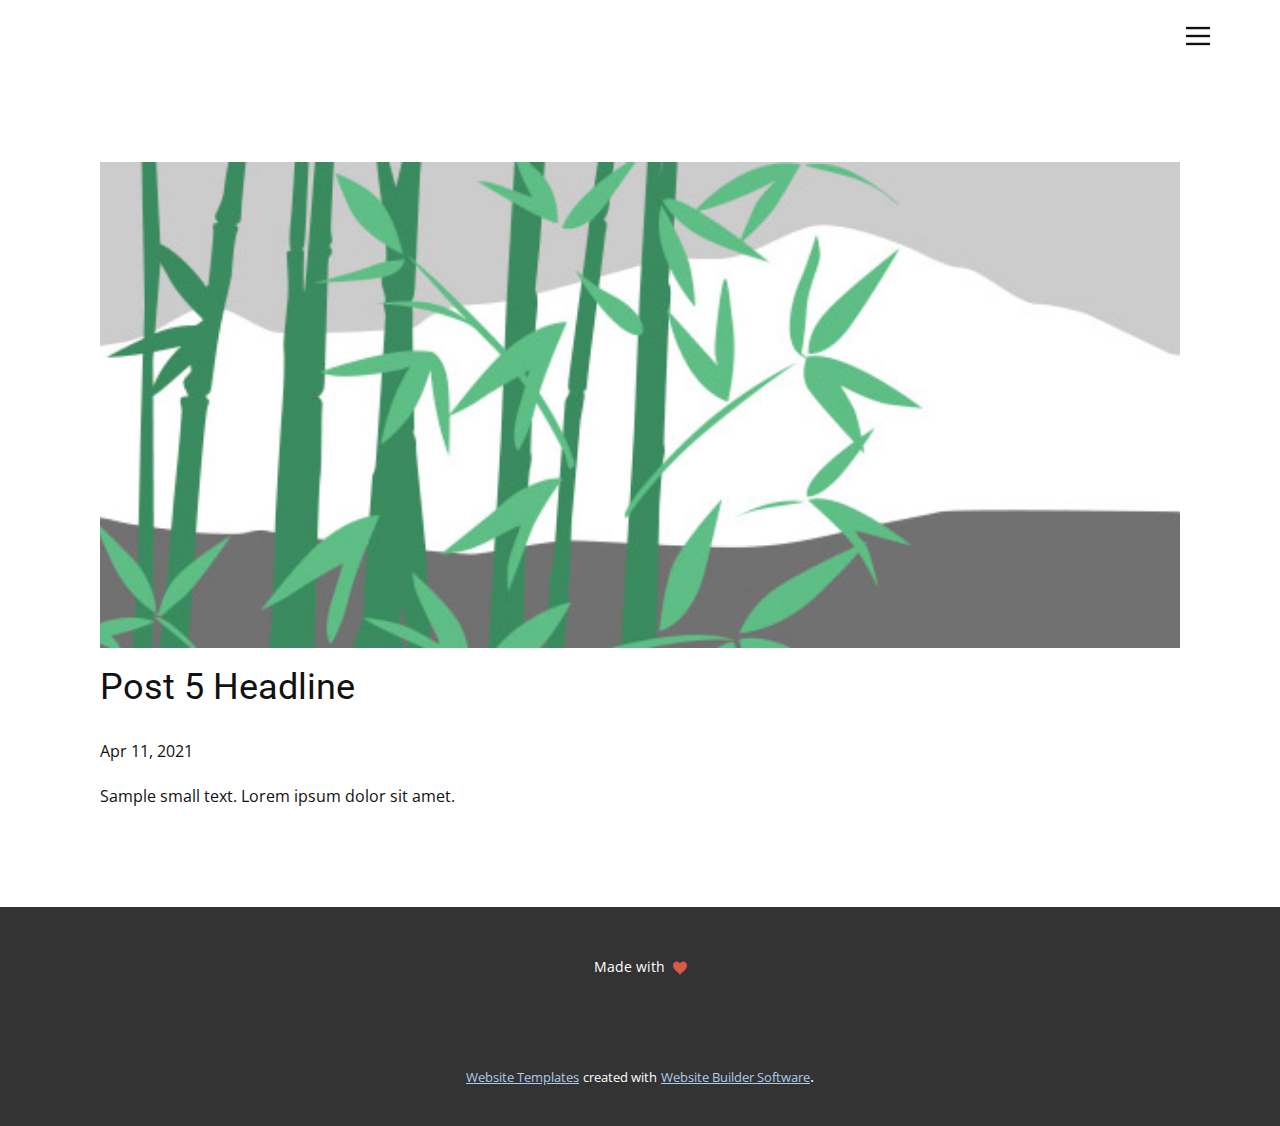
<file: blog/post-4.html>
<!doctype html>
<html style="font-size: 16px;"><head>
    <meta name="viewport" content="width=device-width, initial-scale=1.0">
    <meta charset="utf-8">
    <meta name="keywords" content="Post 1 Headline">
    <meta name="description" content="">
    <meta name="page_type" content="np-template-header-footer-from-plugin">
    <title>Post 5 Headline</title>
    <link rel="stylesheet" href="../nicepage.css" media="screen">
<link rel="stylesheet" href="../Post-Template.css" media="screen">
    <script class="u-script" type="text/javascript" src="../jquery.js" defer=""></script>
    <script class="u-script" type="text/javascript" src="../nicepage.js" defer=""></script>
    <meta name="generator" content="Nicepage 3.11.0, nicepage.com">
    <link id="u-theme-google-font" rel="stylesheet" href="https://fonts.googleapis.com/css?family=Roboto:100,100i,300,300i,400,400i,500,500i,700,700i,900,900i|Open+Sans:300,300i,400,400i,600,600i,700,700i,800,800i">
    
    
    <script type="application/ld+json">{
		"@context": "http://schema.org",
		"@type": "Organization",
		"name": "",
		"url": "index.html"
}</script>
    <meta property="og:title" content="Post Template">
    <meta property="og:type" content="website">
    <meta name="theme-color" content="#478ac9">
    <link rel="canonical" href="../index.html">
    <meta property="og:url" content="index.html">
  </head>
  <body class="u-body"><header class="u-clearfix u-header u-header" id="sec-3dd9"><div class="u-clearfix u-sheet u-sheet-1">
        <nav class="u-align-left u-menu u-menu-dropdown u-nav-spacing-25 u-offcanvas u-menu-1" data-responsive-from="XL">
          <div class="menu-collapse">
            <a class="u-button-style u-nav-link" href="#" style="font-size: calc(1em + 8px);">
              <svg class="u-svg-link" preserveAspectRatio="xMidYMin slice" viewBox="0 0 302 302" style=""><use xmlns:xlink="http://www.w3.org/1999/xlink" xlink:href="#svg-7b92"></use></svg>
              <svg xmlns="http://www.w3.org/2000/svg" xmlns:xlink="http://www.w3.org/1999/xlink" version="1.1" id="svg-7b92" x="0px" y="0px" viewBox="0 0 302 302" style="enable-background:new 0 0 302 302;" xml:space="preserve" class="u-svg-content"><g><rect y="36" width="302" height="30"></rect><rect y="236" width="302" height="30"></rect><rect y="136" width="302" height="30"></rect>
</g><g></g><g></g><g></g><g></g><g></g><g></g><g></g><g></g><g></g><g></g><g></g><g></g><g></g><g></g><g></g></svg>
            </a>
          </div>
          <div class="u-custom-menu u-nav-container">
            <ul class="u-nav u-unstyled u-nav-1"><li class="u-nav-item"><a class="u-button-style u-nav-link u-text-active-palette-1-base u-text-hover-palette-2-base" href="../Home.html" style="padding: 10px 20px;">Home</a>
</li><li class="u-nav-item"><a class="u-button-style u-nav-link u-text-active-palette-1-base u-text-hover-palette-2-base" href="../Page-1.html" style="padding: 10px 20px;">Page 1</a>
</li><li class="u-nav-item"><a class="u-button-style u-nav-link u-text-active-palette-1-base u-text-hover-palette-2-base" href="../Page-2.html" style="padding: 10px 20px;">Page 2</a>
</li><li class="u-nav-item"><a class="u-button-style u-nav-link u-text-active-palette-1-base u-text-hover-palette-2-base" href="../Page-2.html" style="padding: 10px 20px;">Page 2</a>
</li></ul>
          </div>
          <div class="u-custom-menu u-nav-container-collapse">
            <div class="u-align-center u-black u-container-style u-inner-container-layout u-opacity u-opacity-95 u-sidenav">
              <div class="u-sidenav-overflow">
                <div class="u-menu-close"></div>
                <ul class="u-align-center u-nav u-popupmenu-items u-unstyled u-nav-2"><li class="u-nav-item"><a class="u-button-style u-nav-link" href="../Home.html">Home</a>
</li><li class="u-nav-item"><a class="u-button-style u-nav-link" href="../Page-1.html">Page 1</a>
</li><li class="u-nav-item"><a class="u-button-style u-nav-link" href="../Page-2.html">Page 2</a>
</li></ul>
              </div>
            </div>
            <div class="u-black u-menu-overlay u-opacity u-opacity-70"></div>
          </div>
        </nav>
      </div></header>
    <section class="u-align-center u-clearfix u-section-1" id="sec-c4ae">
      <div class="u-clearfix u-sheet u-valign-middle-md u-valign-middle-sm u-valign-middle-xs u-sheet-1"><!--post_details--><!--post_details_options_json--><!--{"source":""}--><!--/post_details_options_json--><!--blog_post-->
        <div class="u-container-style u-expanded-width u-post-details u-post-details-1">
          <div class="u-container-layout u-valign-middle u-container-layout-1"><!--blog_post_image-->
            <img alt="" class="u-blog-control u-expanded-width u-image u-image-default u-image-1" src="[data-uri]"><!--/blog_post_image--><!--blog_post_header-->
            <h2 class="u-blog-control u-text u-text-1">Post 5 Headline</h2><!--/blog_post_header--><!--blog_post_metadata-->
            <div class="u-blog-control u-metadata u-metadata-1"><!--blog_post_metadata_date-->
              <span class="u-meta-date u-meta-icon">Apr 11, 2021</span><!--/blog_post_metadata_date--><!--blog_post_metadata_category-->
              <!--/blog_post_metadata_category--><!--blog_post_metadata_comments-->
              <!--/blog_post_metadata_comments-->
            </div><!--/blog_post_metadata--><!--blog_post_content-->
            <div class="u-align-justify u-blog-control u-post-content u-text u-text-2 fr-view">
  Sample small text. Lorem ipsum dolor sit amet.
  </div><!--/blog_post_content-->
          </div>
        </div><!--/blog_post--><!--/post_details-->
      </div>
    </section>
    
    
    <footer class="u-align-center u-clearfix u-footer u-grey-80 u-footer" id="sec-babc"><div class="u-clearfix u-sheet u-sheet-1">
        <p class="u-small-text u-text u-text-variant u-text-1">Made with&nbsp;&nbsp;<span class="u-icon u-icon-1"><svg class="u-svg-content" viewBox="0 0 50 50" x="0px" y="0px" style="width: 1em; height: 1em;"><path style="fill:currentColor;" d="M24.85,10.126c2.018-4.783,6.628-8.125,11.99-8.125c7.223,0,12.425,6.179,13.079,13.543
	c0,0,0.353,1.828-0.424,5.119c-1.058,4.482-3.545,8.464-6.898,11.503L24.85,48L7.402,32.165c-3.353-3.038-5.84-7.021-6.898-11.503
	c-0.777-3.291-0.424-5.119-0.424-5.119C0.734,8.179,5.936,2,13.159,2C18.522,2,22.832,5.343,24.85,10.126z"></path></svg><img></span>
        </p>
      </div></footer>
    <section class="u-backlink u-clearfix u-grey-80">
      <a class="u-link" href="https://nicepage.com/website-templates" target="_blank">
        <span>Website Templates</span>
      </a>
      <p class="u-text">
        <span>created with</span>
      </p>
      <a class="u-link" href="https://nicepage.com/" target="_blank">
        <span>Website Builder Software</span>
      </a>. 
    </section>
  
</body></html>
</file>
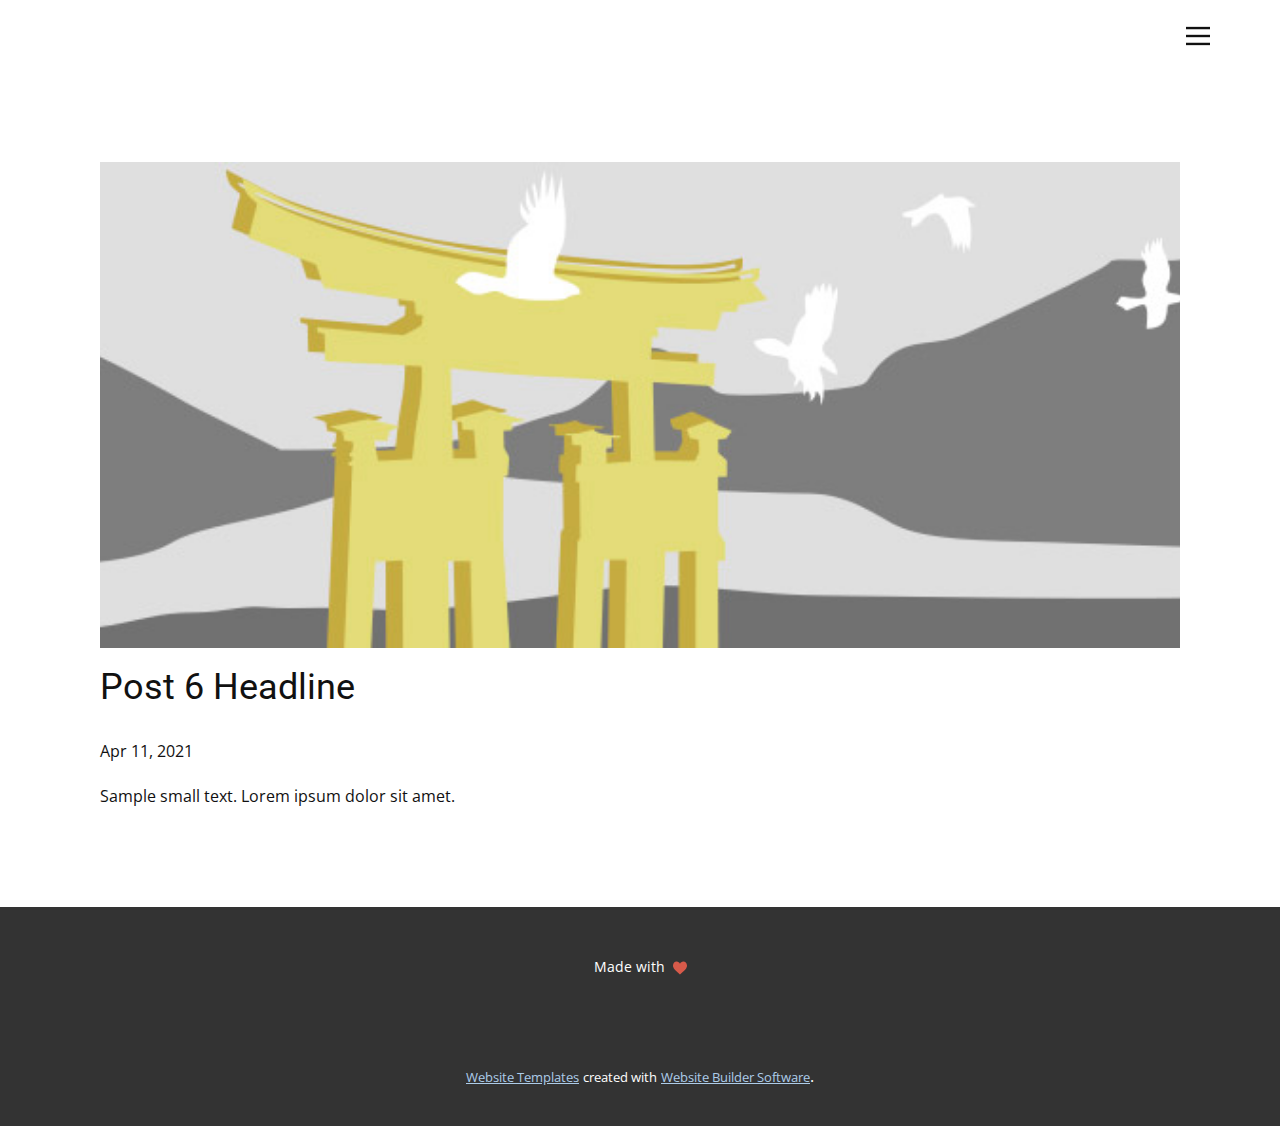
<file: blog/post-5.html>
<!doctype html>
<html style="font-size: 16px;"><head>
    <meta name="viewport" content="width=device-width, initial-scale=1.0">
    <meta charset="utf-8">
    <meta name="keywords" content="Post 1 Headline">
    <meta name="description" content="">
    <meta name="page_type" content="np-template-header-footer-from-plugin">
    <title>Post 6 Headline</title>
    <link rel="stylesheet" href="../nicepage.css" media="screen">
<link rel="stylesheet" href="../Post-Template.css" media="screen">
    <script class="u-script" type="text/javascript" src="../jquery.js" defer=""></script>
    <script class="u-script" type="text/javascript" src="../nicepage.js" defer=""></script>
    <meta name="generator" content="Nicepage 3.11.0, nicepage.com">
    <link id="u-theme-google-font" rel="stylesheet" href="https://fonts.googleapis.com/css?family=Roboto:100,100i,300,300i,400,400i,500,500i,700,700i,900,900i|Open+Sans:300,300i,400,400i,600,600i,700,700i,800,800i">
    
    
    <script type="application/ld+json">{
		"@context": "http://schema.org",
		"@type": "Organization",
		"name": "",
		"url": "index.html"
}</script>
    <meta property="og:title" content="Post Template">
    <meta property="og:type" content="website">
    <meta name="theme-color" content="#478ac9">
    <link rel="canonical" href="../index.html">
    <meta property="og:url" content="index.html">
  </head>
  <body class="u-body"><header class="u-clearfix u-header u-header" id="sec-3dd9"><div class="u-clearfix u-sheet u-sheet-1">
        <nav class="u-align-left u-menu u-menu-dropdown u-nav-spacing-25 u-offcanvas u-menu-1" data-responsive-from="XL">
          <div class="menu-collapse">
            <a class="u-button-style u-nav-link" href="#" style="font-size: calc(1em + 8px);">
              <svg class="u-svg-link" preserveAspectRatio="xMidYMin slice" viewBox="0 0 302 302" style=""><use xmlns:xlink="http://www.w3.org/1999/xlink" xlink:href="#svg-7b92"></use></svg>
              <svg xmlns="http://www.w3.org/2000/svg" xmlns:xlink="http://www.w3.org/1999/xlink" version="1.1" id="svg-7b92" x="0px" y="0px" viewBox="0 0 302 302" style="enable-background:new 0 0 302 302;" xml:space="preserve" class="u-svg-content"><g><rect y="36" width="302" height="30"></rect><rect y="236" width="302" height="30"></rect><rect y="136" width="302" height="30"></rect>
</g><g></g><g></g><g></g><g></g><g></g><g></g><g></g><g></g><g></g><g></g><g></g><g></g><g></g><g></g><g></g></svg>
            </a>
          </div>
          <div class="u-custom-menu u-nav-container">
            <ul class="u-nav u-unstyled u-nav-1"><li class="u-nav-item"><a class="u-button-style u-nav-link u-text-active-palette-1-base u-text-hover-palette-2-base" href="../Home.html" style="padding: 10px 20px;">Home</a>
</li><li class="u-nav-item"><a class="u-button-style u-nav-link u-text-active-palette-1-base u-text-hover-palette-2-base" href="../Page-1.html" style="padding: 10px 20px;">Page 1</a>
</li><li class="u-nav-item"><a class="u-button-style u-nav-link u-text-active-palette-1-base u-text-hover-palette-2-base" href="../Page-2.html" style="padding: 10px 20px;">Page 2</a>
</li><li class="u-nav-item"><a class="u-button-style u-nav-link u-text-active-palette-1-base u-text-hover-palette-2-base" href="../Page-2.html" style="padding: 10px 20px;">Page 2</a>
</li></ul>
          </div>
          <div class="u-custom-menu u-nav-container-collapse">
            <div class="u-align-center u-black u-container-style u-inner-container-layout u-opacity u-opacity-95 u-sidenav">
              <div class="u-sidenav-overflow">
                <div class="u-menu-close"></div>
                <ul class="u-align-center u-nav u-popupmenu-items u-unstyled u-nav-2"><li class="u-nav-item"><a class="u-button-style u-nav-link" href="../Home.html">Home</a>
</li><li class="u-nav-item"><a class="u-button-style u-nav-link" href="../Page-1.html">Page 1</a>
</li><li class="u-nav-item"><a class="u-button-style u-nav-link" href="../Page-2.html">Page 2</a>
</li></ul>
              </div>
            </div>
            <div class="u-black u-menu-overlay u-opacity u-opacity-70"></div>
          </div>
        </nav>
      </div></header>
    <section class="u-align-center u-clearfix u-section-1" id="sec-c4ae">
      <div class="u-clearfix u-sheet u-valign-middle-md u-valign-middle-sm u-valign-middle-xs u-sheet-1"><!--post_details--><!--post_details_options_json--><!--{"source":""}--><!--/post_details_options_json--><!--blog_post-->
        <div class="u-container-style u-expanded-width u-post-details u-post-details-1">
          <div class="u-container-layout u-valign-middle u-container-layout-1"><!--blog_post_image-->
            <img alt="" class="u-blog-control u-expanded-width u-image u-image-default u-image-1" src="[data-uri]"><!--/blog_post_image--><!--blog_post_header-->
            <h2 class="u-blog-control u-text u-text-1">Post 6 Headline</h2><!--/blog_post_header--><!--blog_post_metadata-->
            <div class="u-blog-control u-metadata u-metadata-1"><!--blog_post_metadata_date-->
              <span class="u-meta-date u-meta-icon">Apr 11, 2021</span><!--/blog_post_metadata_date--><!--blog_post_metadata_category-->
              <!--/blog_post_metadata_category--><!--blog_post_metadata_comments-->
              <!--/blog_post_metadata_comments-->
            </div><!--/blog_post_metadata--><!--blog_post_content-->
            <div class="u-align-justify u-blog-control u-post-content u-text u-text-2 fr-view">
  Sample small text. Lorem ipsum dolor sit amet.
  </div><!--/blog_post_content-->
          </div>
        </div><!--/blog_post--><!--/post_details-->
      </div>
    </section>
    
    
    <footer class="u-align-center u-clearfix u-footer u-grey-80 u-footer" id="sec-babc"><div class="u-clearfix u-sheet u-sheet-1">
        <p class="u-small-text u-text u-text-variant u-text-1">Made with&nbsp;&nbsp;<span class="u-icon u-icon-1"><svg class="u-svg-content" viewBox="0 0 50 50" x="0px" y="0px" style="width: 1em; height: 1em;"><path style="fill:currentColor;" d="M24.85,10.126c2.018-4.783,6.628-8.125,11.99-8.125c7.223,0,12.425,6.179,13.079,13.543
	c0,0,0.353,1.828-0.424,5.119c-1.058,4.482-3.545,8.464-6.898,11.503L24.85,48L7.402,32.165c-3.353-3.038-5.84-7.021-6.898-11.503
	c-0.777-3.291-0.424-5.119-0.424-5.119C0.734,8.179,5.936,2,13.159,2C18.522,2,22.832,5.343,24.85,10.126z"></path></svg><img></span>
        </p>
      </div></footer>
    <section class="u-backlink u-clearfix u-grey-80">
      <a class="u-link" href="https://nicepage.com/website-templates" target="_blank">
        <span>Website Templates</span>
      </a>
      <p class="u-text">
        <span>created with</span>
      </p>
      <a class="u-link" href="https://nicepage.com/" target="_blank">
        <span>Website Builder Software</span>
      </a>. 
    </section>
  
</body></html>
</file>
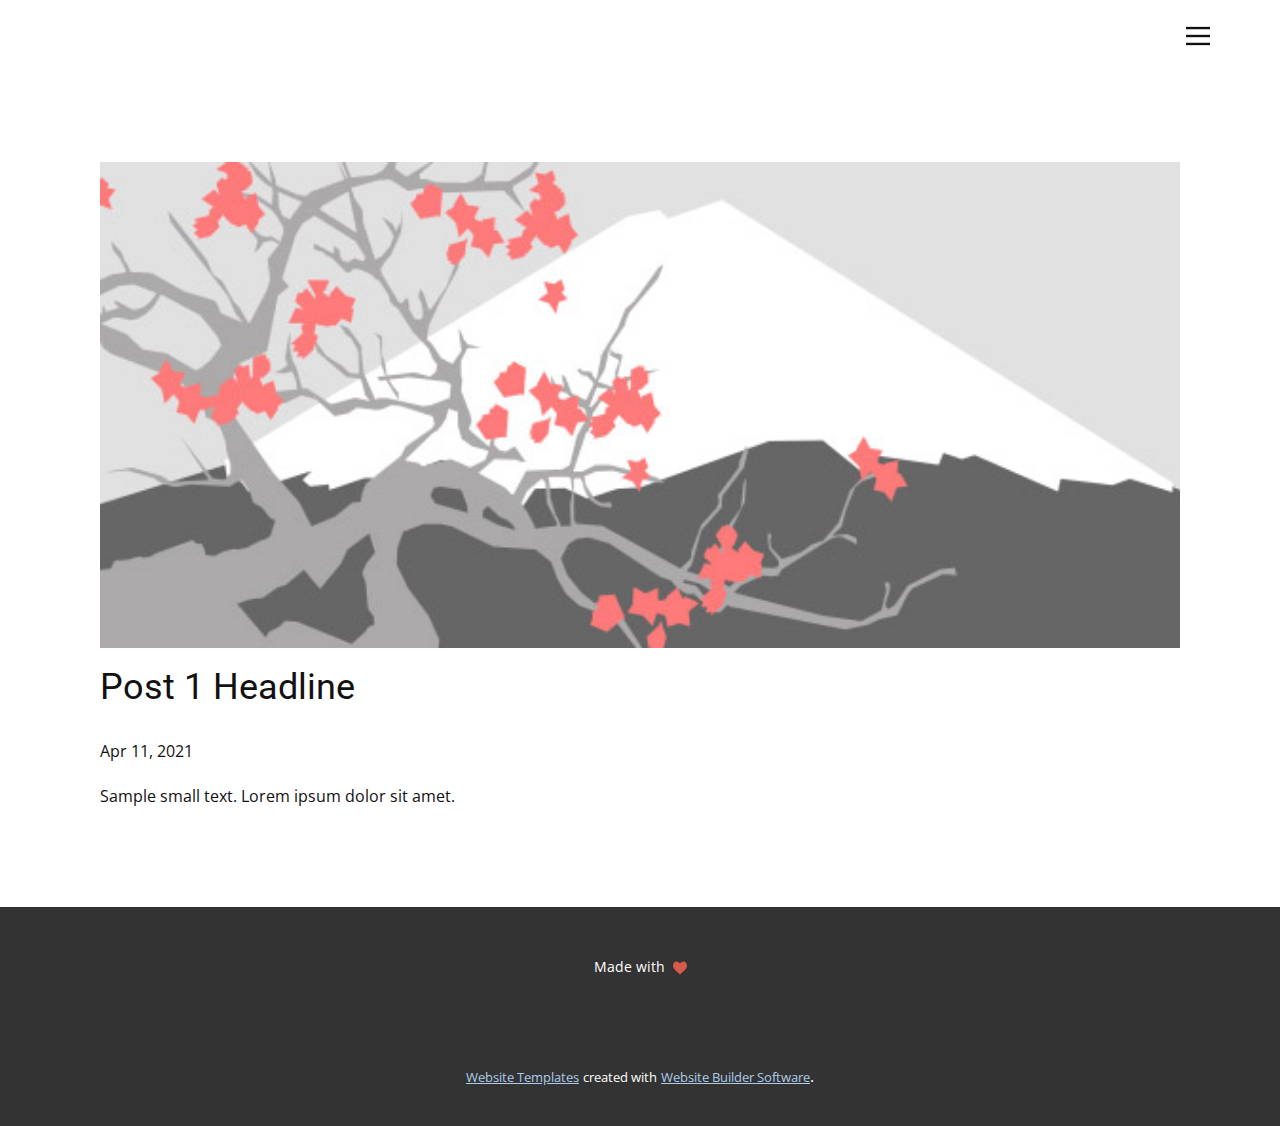
<file: blog/post.html>
<!doctype html>
<html style="font-size: 16px;"><head>
    <meta name="viewport" content="width=device-width, initial-scale=1.0">
    <meta charset="utf-8">
    <meta name="keywords" content="Post 1 Headline">
    <meta name="description" content="">
    <meta name="page_type" content="np-template-header-footer-from-plugin">
    <title>Post 1 Headline</title>
    <link rel="stylesheet" href="../nicepage.css" media="screen">
<link rel="stylesheet" href="../Post-Template.css" media="screen">
    <script class="u-script" type="text/javascript" src="../jquery.js" defer=""></script>
    <script class="u-script" type="text/javascript" src="../nicepage.js" defer=""></script>
    <meta name="generator" content="Nicepage 3.11.0, nicepage.com">
    <link id="u-theme-google-font" rel="stylesheet" href="https://fonts.googleapis.com/css?family=Roboto:100,100i,300,300i,400,400i,500,500i,700,700i,900,900i|Open+Sans:300,300i,400,400i,600,600i,700,700i,800,800i">
    
    
    <script type="application/ld+json">{
		"@context": "http://schema.org",
		"@type": "Organization",
		"name": "",
		"url": "index.html"
}</script>
    <meta property="og:title" content="Post Template">
    <meta property="og:type" content="website">
    <meta name="theme-color" content="#478ac9">
    <link rel="canonical" href="../index.html">
    <meta property="og:url" content="index.html">
  </head>
  <body class="u-body"><header class="u-clearfix u-header u-header" id="sec-3dd9"><div class="u-clearfix u-sheet u-sheet-1">
        <nav class="u-align-left u-menu u-menu-dropdown u-nav-spacing-25 u-offcanvas u-menu-1" data-responsive-from="XL">
          <div class="menu-collapse">
            <a class="u-button-style u-nav-link" href="#" style="font-size: calc(1em + 8px);">
              <svg class="u-svg-link" preserveAspectRatio="xMidYMin slice" viewBox="0 0 302 302" style=""><use xmlns:xlink="http://www.w3.org/1999/xlink" xlink:href="#svg-7b92"></use></svg>
              <svg xmlns="http://www.w3.org/2000/svg" xmlns:xlink="http://www.w3.org/1999/xlink" version="1.1" id="svg-7b92" x="0px" y="0px" viewBox="0 0 302 302" style="enable-background:new 0 0 302 302;" xml:space="preserve" class="u-svg-content"><g><rect y="36" width="302" height="30"></rect><rect y="236" width="302" height="30"></rect><rect y="136" width="302" height="30"></rect>
</g><g></g><g></g><g></g><g></g><g></g><g></g><g></g><g></g><g></g><g></g><g></g><g></g><g></g><g></g><g></g></svg>
            </a>
          </div>
          <div class="u-custom-menu u-nav-container">
            <ul class="u-nav u-unstyled u-nav-1"><li class="u-nav-item"><a class="u-button-style u-nav-link u-text-active-palette-1-base u-text-hover-palette-2-base" href="../Home.html" style="padding: 10px 20px;">Home</a>
</li><li class="u-nav-item"><a class="u-button-style u-nav-link u-text-active-palette-1-base u-text-hover-palette-2-base" href="../Page-1.html" style="padding: 10px 20px;">Page 1</a>
</li><li class="u-nav-item"><a class="u-button-style u-nav-link u-text-active-palette-1-base u-text-hover-palette-2-base" href="../Page-2.html" style="padding: 10px 20px;">Page 2</a>
</li><li class="u-nav-item"><a class="u-button-style u-nav-link u-text-active-palette-1-base u-text-hover-palette-2-base" href="../Page-2.html" style="padding: 10px 20px;">Page 2</a>
</li></ul>
          </div>
          <div class="u-custom-menu u-nav-container-collapse">
            <div class="u-align-center u-black u-container-style u-inner-container-layout u-opacity u-opacity-95 u-sidenav">
              <div class="u-sidenav-overflow">
                <div class="u-menu-close"></div>
                <ul class="u-align-center u-nav u-popupmenu-items u-unstyled u-nav-2"><li class="u-nav-item"><a class="u-button-style u-nav-link" href="../Home.html">Home</a>
</li><li class="u-nav-item"><a class="u-button-style u-nav-link" href="../Page-1.html">Page 1</a>
</li><li class="u-nav-item"><a class="u-button-style u-nav-link" href="../Page-2.html">Page 2</a>
</li></ul>
              </div>
            </div>
            <div class="u-black u-menu-overlay u-opacity u-opacity-70"></div>
          </div>
        </nav>
      </div></header>
    <section class="u-align-center u-clearfix u-section-1" id="sec-c4ae">
      <div class="u-clearfix u-sheet u-valign-middle-md u-valign-middle-sm u-valign-middle-xs u-sheet-1"><!--post_details--><!--post_details_options_json--><!--{"source":""}--><!--/post_details_options_json--><!--blog_post-->
        <div class="u-container-style u-expanded-width u-post-details u-post-details-1">
          <div class="u-container-layout u-valign-middle u-container-layout-1"><!--blog_post_image-->
            <img alt="" class="u-blog-control u-expanded-width u-image u-image-default u-image-1" src="[data-uri]"><!--/blog_post_image--><!--blog_post_header-->
            <h2 class="u-blog-control u-text u-text-1">Post 1 Headline</h2><!--/blog_post_header--><!--blog_post_metadata-->
            <div class="u-blog-control u-metadata u-metadata-1"><!--blog_post_metadata_date-->
              <span class="u-meta-date u-meta-icon">Apr 11, 2021</span><!--/blog_post_metadata_date--><!--blog_post_metadata_category-->
              <!--/blog_post_metadata_category--><!--blog_post_metadata_comments-->
              <!--/blog_post_metadata_comments-->
            </div><!--/blog_post_metadata--><!--blog_post_content-->
            <div class="u-align-justify u-blog-control u-post-content u-text u-text-2 fr-view">
  Sample small text. Lorem ipsum dolor sit amet.
  </div><!--/blog_post_content-->
          </div>
        </div><!--/blog_post--><!--/post_details-->
      </div>
    </section>
    
    
    <footer class="u-align-center u-clearfix u-footer u-grey-80 u-footer" id="sec-babc"><div class="u-clearfix u-sheet u-sheet-1">
        <p class="u-small-text u-text u-text-variant u-text-1">Made with&nbsp;&nbsp;<span class="u-icon u-icon-1"><svg class="u-svg-content" viewBox="0 0 50 50" x="0px" y="0px" style="width: 1em; height: 1em;"><path style="fill:currentColor;" d="M24.85,10.126c2.018-4.783,6.628-8.125,11.99-8.125c7.223,0,12.425,6.179,13.079,13.543
	c0,0,0.353,1.828-0.424,5.119c-1.058,4.482-3.545,8.464-6.898,11.503L24.85,48L7.402,32.165c-3.353-3.038-5.84-7.021-6.898-11.503
	c-0.777-3.291-0.424-5.119-0.424-5.119C0.734,8.179,5.936,2,13.159,2C18.522,2,22.832,5.343,24.85,10.126z"></path></svg><img></span>
        </p>
      </div></footer>
    <section class="u-backlink u-clearfix u-grey-80">
      <a class="u-link" href="https://nicepage.com/website-templates" target="_blank">
        <span>Website Templates</span>
      </a>
      <p class="u-text">
        <span>created with</span>
      </p>
      <a class="u-link" href="https://nicepage.com/" target="_blank">
        <span>Website Builder Software</span>
      </a>. 
    </section>
  
</body></html>
</file>
